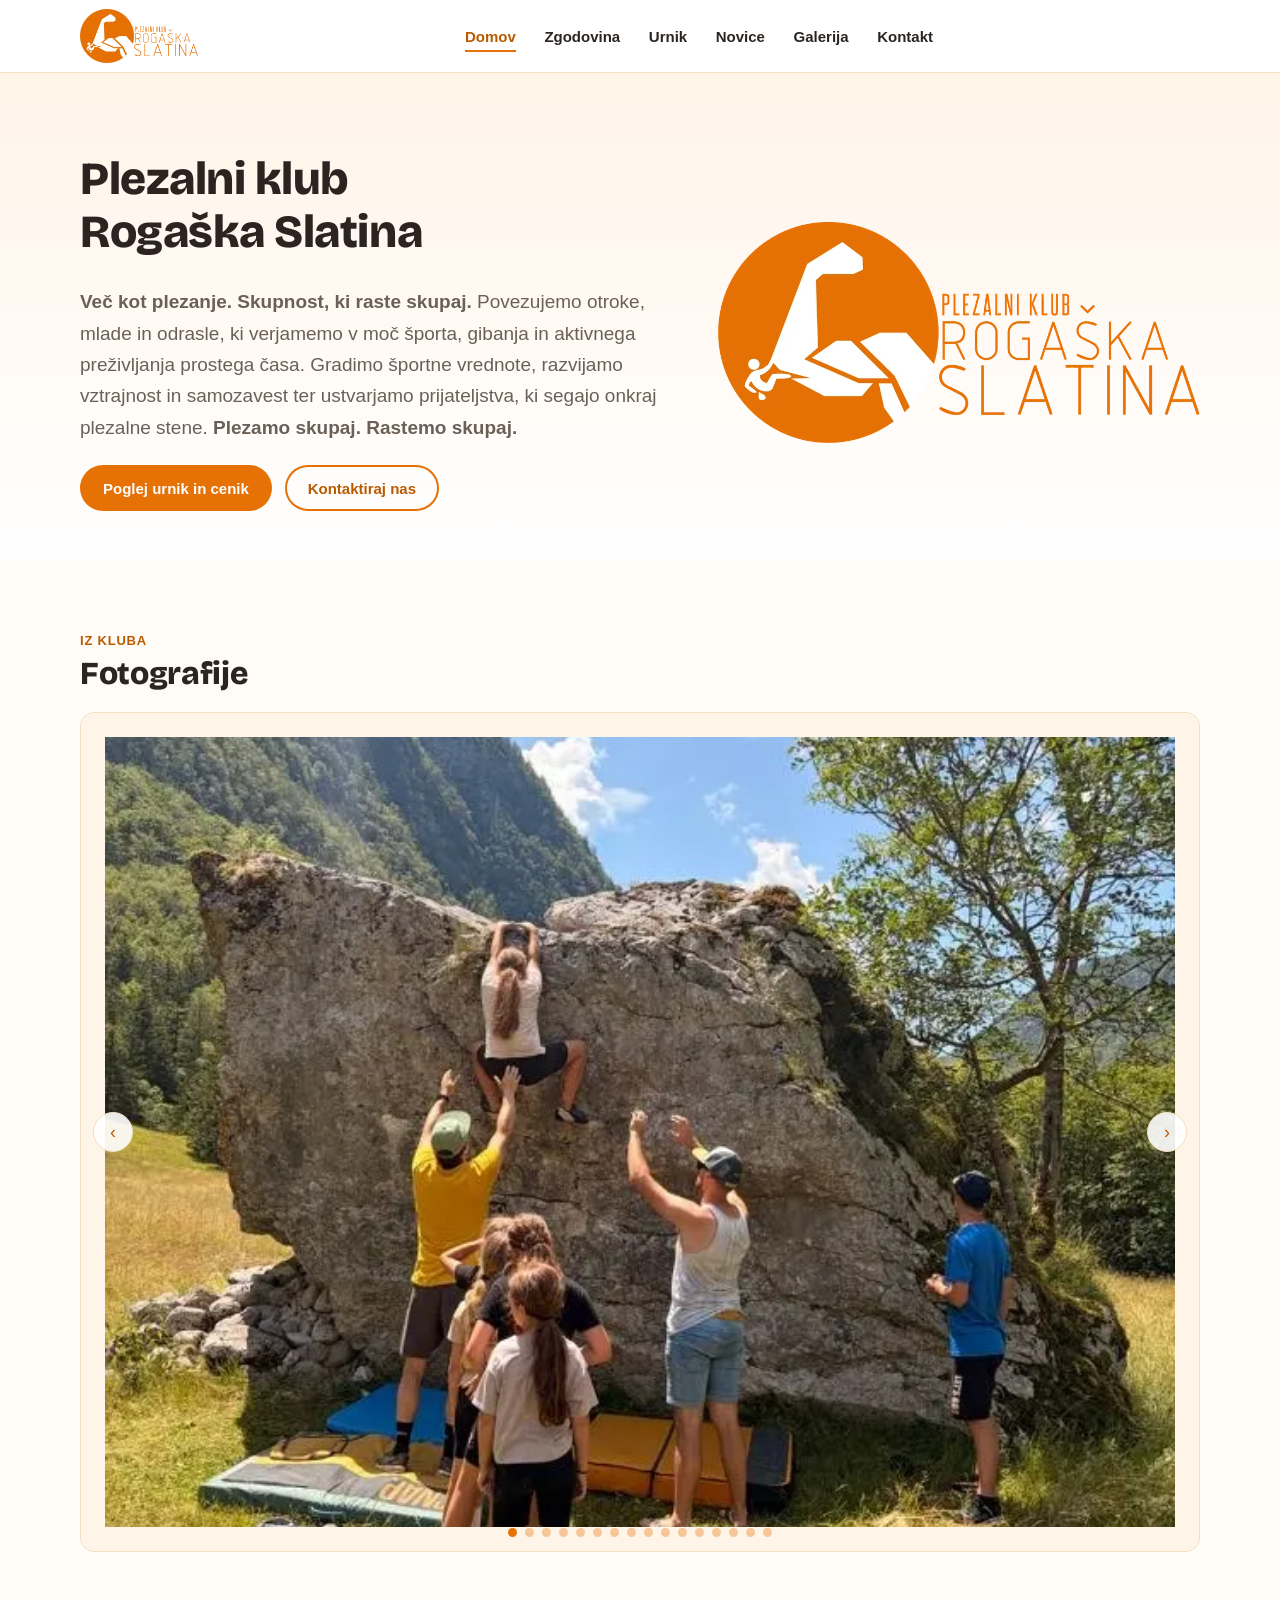
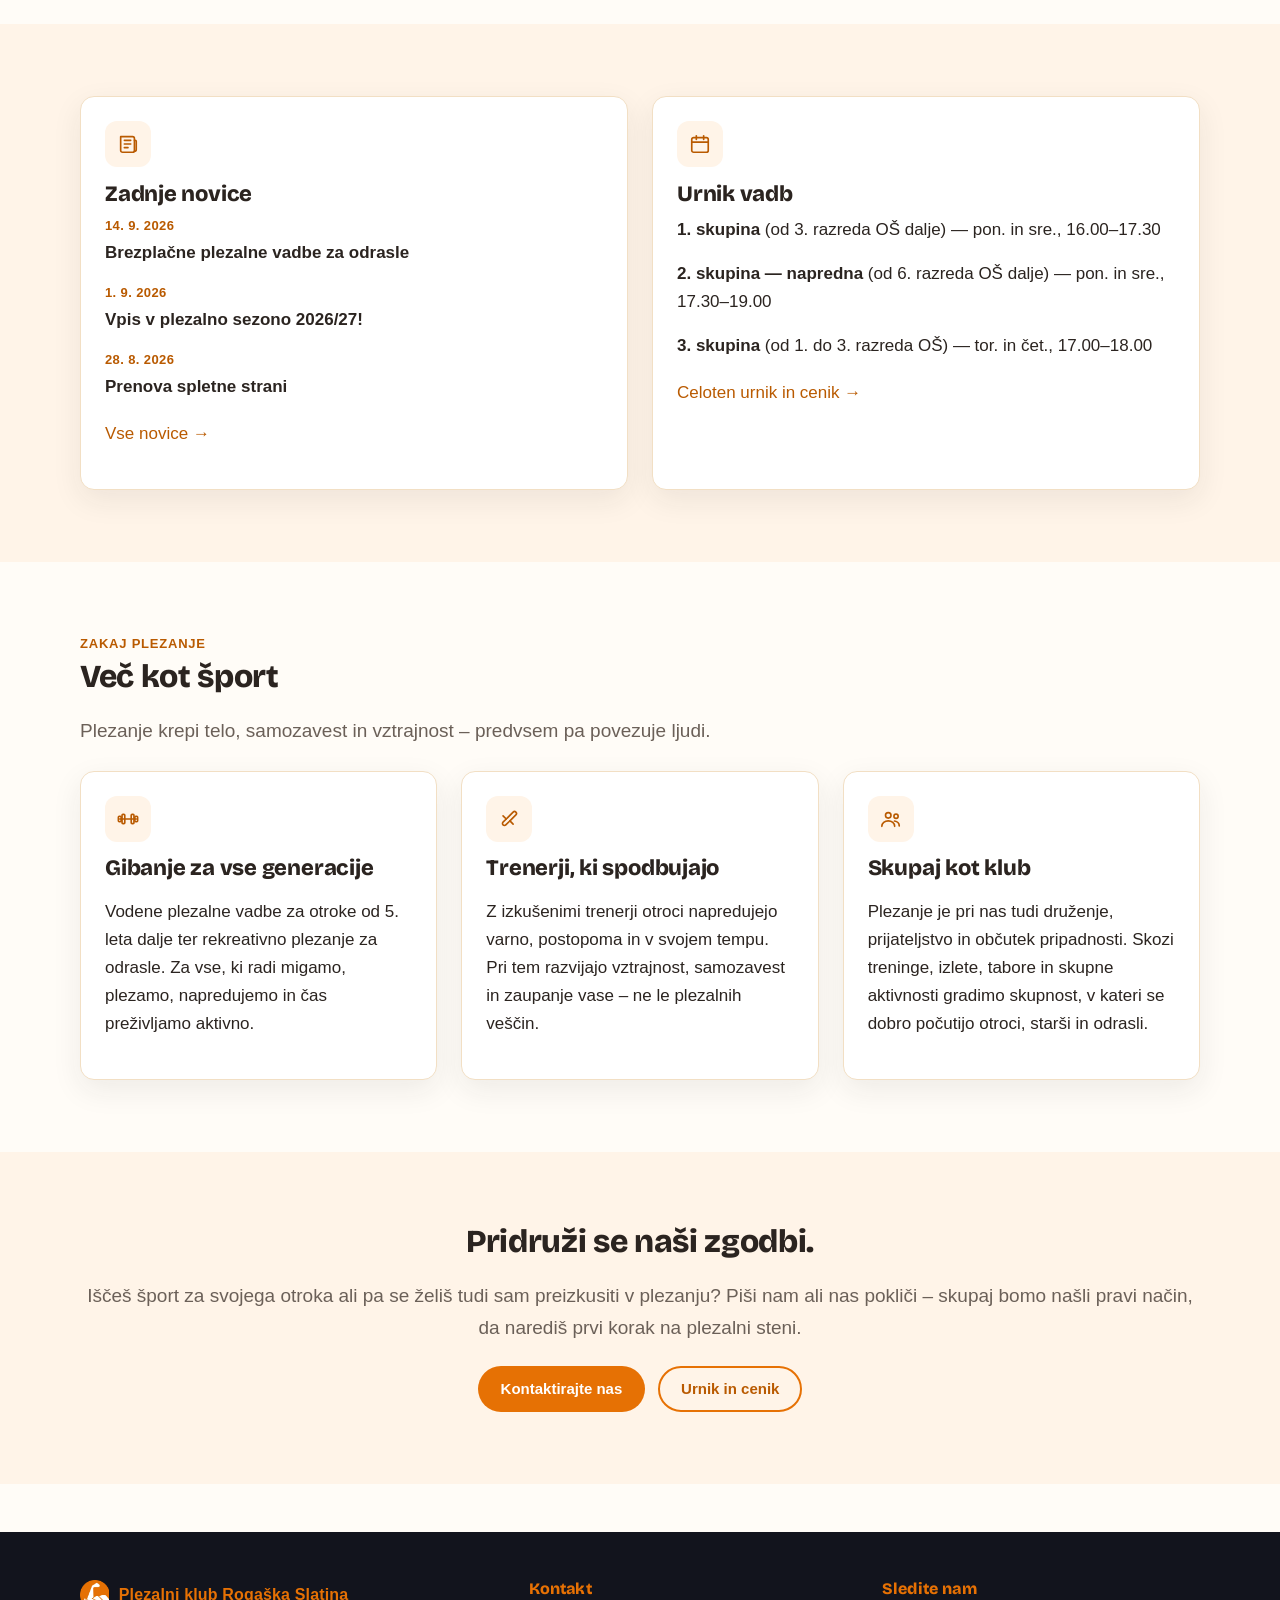
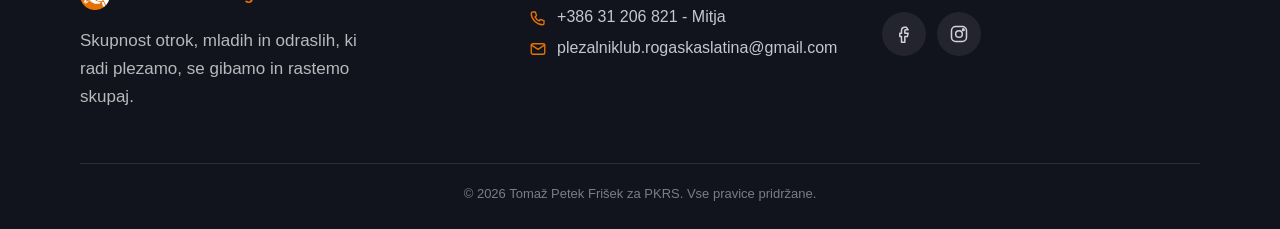
<file: index.html>
<!doctype html>
<html lang="sl">
<head>
<meta charset="UTF-8">
<meta name="viewport" content="width=device-width, initial-scale=1">
<title>Plezalni klub Rogaška Slatina | Plezanje za otroke in mladino</title>
<meta name="description" content="Plezalni klub Rogaška Slatina izvaja treninge športnega plezanja za otroke in mladino. Preverite urnik vadb, cenik treningov in se nam pridružite.">
<link rel="canonical" href="https://pkrs.si/">
<meta property="og:type" content="website">
<meta property="og:site_name" content="Plezalni klub Rogaška Slatina">
<meta property="og:locale" content="sl_SI">
<meta property="og:title" content="Plezalni klub Rogaška Slatina | Plezanje za otroke in mladino">
<meta property="og:description" content="Plezalni klub Rogaška Slatina izvaja treninge športnega plezanja za otroke in mladino. Preverite urnik vadb, cenik treningov in se nam pridružite.">
<meta property="og:url" content="https://pkrs.si/">
<meta property="og:image" content="https://pkrs.si/assets/img/og-image.jpg">
<meta property="og:image:width" content="1200">
<meta property="og:image:height" content="630">
<meta name="twitter:card" content="summary_large_image">
<meta name="twitter:title" content="Plezalni klub Rogaška Slatina | Plezanje za otroke in mladino">
<meta name="twitter:description" content="Plezalni klub Rogaška Slatina izvaja treninge športnega plezanja za otroke in mladino. Preverite urnik vadb, cenik treningov in se nam pridružite.">
<meta name="twitter:image" content="https://pkrs.si/assets/img/og-image.jpg">
<meta name="theme-color" content="#E67104">
<link rel="icon" type="image/png" href="assets/img/favicon-32.png">
<link rel="apple-touch-icon" href="assets/img/favicon-192.png">
<link rel="preconnect" href="https://fonts.googleapis.com">
<link rel="preconnect" href="https://fonts.gstatic.com" crossorigin>
<link rel="stylesheet" href="https://fonts.googleapis.com/css2?family=Bricolage+Grotesque:opsz,wght@12..96,700;12..96,800&display=swap">
<link rel="stylesheet" href="assets/css/style.css?v=20260921">
<script type="application/ld+json">
{
  "@context": "https://schema.org",
  "@type": ["SportsActivityLocation", "SportsOrganization"],
  "name": "Plezalni klub Rogaška Slatina",
  "alternateName": "PKRS",
  "description": "Plezalni klub Rogaška Slatina izvaja treninge športnega plezanja za otroke, mladino in odrasle v Rogaški Slatini.",
  "url": "https://pkrs.si/",
  "image": "https://pkrs.si/assets/img/og-image.jpg",
  "telephone": "+386 31 206 821",
  "email": "plezalniklub.rogaskaslatina@gmail.com",
  "sport": "Plezanje",
  "address": {
    "@type": "PostalAddress",
    "streetAddress": "Ulica Kozjanskega odreda 2",
    "postalCode": "3250",
    "addressLocality": "Rogaška Slatina",
    "addressCountry": "SI"
  },
  "areaServed": {
    "@type": "City",
    "name": "Rogaška Slatina"
  },
  "sameAs": [
    "https://www.facebook.com/plezalniklub.rogaska.3",
    "https://www.instagram.com/pkrs.rogaska/"
  ]
}
</script>
</head>
<body>

<a href="#main" class="skip-link">Preskoči na vsebino</a>

<header class="site-header">
  <div class="container nav-row">
    <a href="/" class="brand">
      <img src="assets/img/logo.webp" width="900" height="412" alt="Plezalni klub Rogaška Slatina">
    </a>
    <nav class="nav-links" aria-label="Glavna navigacija">
      <a href="/" aria-current="page">Domov</a>
      <a href="/zgodovina">Zgodovina</a>
      <a href="/urnik">Urnik</a>
      <a href="/novice">Novice</a>
      <a href="/galerija">Galerija</a>
      <a href="/kontakt">Kontakt</a>
    </nav>
    <div class="nav-actions">
      <button class="hamburger" data-menu-open aria-label="Odpri meni">
        <span></span><span></span><span></span>
      </button>
    </div>
  </div>
</header>

<div class="mobile-menu">
  <div class="mobile-menu-top">
    <a href="/" class="brand">
      <img src="assets/img/logo.webp" width="900" height="412" alt="Plezalni klub Rogaška Slatina">
    </a>
    <button class="hamburger" data-menu-close aria-label="Zapri meni">✕</button>
  </div>
  <a href="/" aria-current="page">Domov</a>
  <a href="/zgodovina">Zgodovina</a>
  <a href="/urnik">Urnik</a>
  <a href="/novice">Novice</a>
  <a href="/galerija">Galerija</a>
  <a href="/kontakt">Kontakt</a>
</div>

<main id="main">

  <!-- HERO -->
  <section class="hero">
    <div class="container hero-grid">
      <div>
        <h1>Plezalni klub Rogaška Slatina</h1>
        <p class="lead"><strong>Več kot plezanje. Skupnost, ki raste skupaj.</strong> Povezujemo otroke, mlade in odrasle, ki verjamemo v moč športa, gibanja in aktivnega preživljanja prostega časa. Gradimo športne vrednote, razvijamo vztrajnost in samozavest ter ustvarjamo prijateljstva, ki segajo onkraj plezalne stene. <strong>Plezamo skupaj. Rastemo skupaj.</strong></p>
        <div class="hero-actions">
          <a href="/urnik" class="btn btn-primary">Poglej urnik in cenik</a>
          <a href="/kontakt" class="btn btn-outline">Kontaktiraj nas</a>
        </div>
      </div>
      <div class="hero-art">
        <img src="assets/img/logo.webp" width="900" height="412" alt="Logotip: Plezalni klub Rogaška Slatina">
      </div>
    </div>
  </section>

  <!-- FOTO OKNO (karusel) -->
  <section class="section">
    <div class="container">
      <div class="eyebrow">Iz kluba</div>
      <h2>Fotografije</h2>
      <div class="carousel" data-carousel data-home-carousel>
        <div class="carousel-track">
          <div class="carousel-slide">
            <div class="placeholder-slide">
              <div class="ph-icon"><svg width="26" height="26" viewBox="0 0 24 24" fill="none" stroke="currentColor" stroke-width="1.8" stroke-linecap="round" stroke-linejoin="round"><path d="M4 8h3l1.5-2h7L17 8h3a1 1 0 0 1 1 1v10a1 1 0 0 1-1 1H4a1 1 0 0 1-1-1V9a1 1 0 0 1 1-1z"/><circle cx="12" cy="14" r="3.5"/></svg></div>
              <strong>Fotografija bo dodana kmalu</strong>
              <span class="small">Zamenjajte to polje s sliko: assets/img/galerija/slika-1.jpg</span>
            </div>
          </div>
          <div class="carousel-slide">
            <div class="placeholder-slide">
              <div class="ph-icon"><svg width="26" height="26" viewBox="0 0 24 24" fill="none" stroke="currentColor" stroke-width="1.8" stroke-linecap="round" stroke-linejoin="round"><path d="M4 8h3l1.5-2h7L17 8h3a1 1 0 0 1 1 1v10a1 1 0 0 1-1 1H4a1 1 0 0 1-1-1V9a1 1 0 0 1 1-1z"/><circle cx="12" cy="14" r="3.5"/></svg></div>
              <strong>Fotografija bo dodana kmalu</strong>
              <span class="small">Zamenjajte to polje s sliko: assets/img/galerija/slika-2.jpg</span>
            </div>
          </div>
          <div class="carousel-slide">
            <div class="placeholder-slide">
              <div class="ph-icon"><svg width="26" height="26" viewBox="0 0 24 24" fill="none" stroke="currentColor" stroke-width="1.8" stroke-linecap="round" stroke-linejoin="round"><path d="M4 8h3l1.5-2h7L17 8h3a1 1 0 0 1 1 1v10a1 1 0 0 1-1 1H4a1 1 0 0 1-1-1V9a1 1 0 0 1 1-1z"/><circle cx="12" cy="14" r="3.5"/></svg></div>
              <strong>Fotografija bo dodana kmalu</strong>
              <span class="small">Zamenjajte to polje s sliko: assets/img/galerija/slika-3.jpg</span>
            </div>
          </div>
        </div>
        <button class="carousel-arrow prev" aria-label="Prejšnja slika">‹</button>
        <button class="carousel-arrow next" aria-label="Naslednja slika">›</button>
        <div class="carousel-dots"></div>
      </div>
    </div>
  </section>

  <!-- NOVICE + URNIK PREVIEW -->
  <section class="section section-alt">
    <div class="container grid grid-2">

      <div class="card">
        <div class="icon"><svg width="22" height="22" viewBox="0 0 24 24" fill="none" stroke="currentColor" stroke-width="1.8" stroke-linecap="round" stroke-linejoin="round"><path d="M4 4h13a2 2 0 0 1 2 2v13a2 2 0 0 1-2 2H6a2 2 0 0 1-2-2V4z"/><path d="M8 8h7M8 12h7M8 16h4"/><path d="M19 8h1a1 1 0 0 1 1 1v9a2 2 0 0 1-2 2"/></svg></div>
        <h3>Zadnje novice</h3>
        <div class="stack">
          <div>
            <span class="news-date">14. 9. 2026</span>
            <p style="margin:0.3em 0 0"><strong>Brezplačne plezalne vadbe za odrasle</strong></p>
          </div>
          <div>
            <span class="news-date">1. 9. 2026</span>
            <p style="margin:0.3em 0 0"><strong>Vpis v plezalno sezono 2026/27!</strong></p>
          </div>
          <div>
            <span class="news-date">28. 8. 2026</span>
            <p style="margin:0.3em 0 0"><strong>Prenova spletne strani</strong></p>
          </div>
        </div>
        <p style="margin-top:1.2rem"><a href="/novice">Vse novice →</a></p>
      </div>

      <div class="card">
        <div class="icon"><svg width="22" height="22" viewBox="0 0 24 24" fill="none" stroke="currentColor" stroke-width="1.8" stroke-linecap="round" stroke-linejoin="round"><rect x="3" y="5" width="18" height="16" rx="2"/><line x1="3" y1="10" x2="21" y2="10"/><line x1="8" y1="3" x2="8" y2="7"/><line x1="16" y1="3" x2="16" y2="7"/></svg></div>
        <h3>Urnik vadb</h3>
        <div class="stack">
          <p style="margin:0"><strong>1. skupina</strong> (od 3. razreda OŠ dalje) — pon. in sre., 16.00–17.30</p>
          <p style="margin:0"><strong>2. skupina — napredna</strong> (od 6. razreda OŠ dalje) — pon. in sre., 17.30–19.00</p>
          <p style="margin:0"><strong>3. skupina</strong> (od 1. do 3. razreda OŠ) — tor. in čet., 17.00–18.00</p>
        </div>
        <p style="margin-top:1.2rem"><a href="/urnik">Celoten urnik in cenik →</a></p>
      </div>

    </div>
  </section>

  <!-- ZAKAJ K NAM -->
  <section class="section">
    <div class="container">
      <div class="eyebrow">Zakaj plezanje</div>
      <h2>Več kot šport</h2>
      <p class="lead" style="margin-top:0.6rem">Plezanje krepi telo, samozavest in vztrajnost – predvsem pa povezuje ljudi.</p>
      <div class="grid grid-3" style="margin-top:1.5rem">
        <div class="card">
          <div class="icon"><svg width="22" height="22" viewBox="0 0 24 24" fill="none" stroke="currentColor" stroke-width="1.8" stroke-linecap="round" stroke-linejoin="round"><line x1="3" y1="12" x2="21" y2="12"/><rect x="1.5" y="9" width="3" height="6" rx="1"/><rect x="19.5" y="9" width="3" height="6" rx="1"/><rect x="5.5" y="7" width="3" height="10" rx="1"/><rect x="15.5" y="7" width="3" height="10" rx="1"/></svg></div>
          <h3>Gibanje za vse generacije</h3>
          <p>Vodene plezalne vadbe za otroke od 5. leta dalje ter rekreativno plezanje za odrasle. Za vse, ki radi migamo, plezamo, napredujemo in čas preživljamo aktivno.</p>
        </div>
        <div class="card">
          <div class="icon"><svg width="22" height="22" viewBox="0 0 24 24" fill="none" stroke="currentColor" stroke-width="1.8" stroke-linecap="round" stroke-linejoin="round"><path d="M12 15l-3.5 3.5a2.1 2.1 0 0 1-3-3L9 12"/><path d="M13 14l6.5-6.5a2.1 2.1 0 0 0-3-3L10 11"/><path d="M9 12L5.5 8.5"/><path d="M13 14l3.5 3.5"/></svg></div>
          <h3>Trenerji, ki spodbujajo</h3>
          <p>Z izkušenimi trenerji otroci napredujejo varno, postopoma in v svojem tempu. Pri tem razvijajo vztrajnost, samozavest in zaupanje vase – ne le plezalnih veščin.</p>
        </div>
        <div class="card">
          <div class="icon"><svg width="22" height="22" viewBox="0 0 24 24" fill="none" stroke="currentColor" stroke-width="1.8" stroke-linecap="round" stroke-linejoin="round"><circle cx="9" cy="8" r="3"/><path d="M2 20c0-3.3 3.1-6 7-6s7 2.7 7 6"/><circle cx="17.5" cy="9" r="2.3"/><path d="M15.8 14.2c2.9.5 5.2 2.6 5.2 5.3"/></svg></div>
          <h3>Skupaj kot klub</h3>
          <p>Plezanje je pri nas tudi druženje, prijateljstvo in občutek pripadnosti. Skozi treninge, izlete, tabore in skupne aktivnosti gradimo skupnost, v kateri se dobro počutijo otroci, starši in odrasli.</p>
        </div>
      </div>
    </div>
  </section>

  <!-- CTA -->
  <section class="section section-alt text-center">
    <div class="container">
      <h2>Pridruži se naši zgodbi.</h2>
      <p class="lead">Iščeš šport za svojega otroka ali pa se želiš tudi sam preizkusiti v plezanju? Piši nam ali nas pokliči – skupaj bomo našli pravi način, da narediš prvi korak na plezalni steni.</p>
      <div class="hero-actions" style="justify-content:center">
        <a href="/kontakt" class="btn btn-primary">Kontaktirajte nas</a>
        <a href="/urnik" class="btn btn-outline">Urnik in cenik</a>
      </div>
    </div>
  </section>

</main>

<footer class="site-footer">
  <div class="container footer-grid">
    <div>
      <div class="footer-brand">
        <img src="assets/img/logo-icon.webp" width="200" height="206" alt="Logotip kluba">
        <strong>Plezalni klub Rogaška Slatina</strong>
      </div>
      <p style="color:rgba(255,255,255,0.7); max-width:32ch">Skupnost otrok, mladih in odraslih, ki radi plezamo, se gibamo in rastemo skupaj.</p>
    </div>
    <div>
      <h4>Kontakt</h4>
      <div class="footer-contact-row"><svg width="18" height="18" viewBox="0 0 24 24" fill="none" stroke="currentColor" stroke-width="1.8" stroke-linecap="round" stroke-linejoin="round"><path d="M5 4h3.5l1.5 5-2 1.5a12 12 0 0 0 5.5 5.5L15 14l5 1.5V19a2 2 0 0 1-2 2C10.5 21 3 13.5 3 6a2 2 0 0 1 2-2z"/></svg><a href="tel:+38631206821">+386 31 206 821 - Mitja</a></div>
      <div class="footer-contact-row"><svg width="18" height="18" viewBox="0 0 24 24" fill="none" stroke="currentColor" stroke-width="1.8" stroke-linecap="round" stroke-linejoin="round"><rect x="3" y="5" width="18" height="14" rx="2"/><path d="M3 6.5l9 6 9-6"/></svg><a href="mailto:plezalniklub.rogaskaslatina@gmail.com">plezalniklub.rogaskaslatina@gmail.com</a></div>
    </div>
    <div>
      <h4>Sledite nam</h4>
      <div class="social-row-lg">
        <a href="https://www.facebook.com/plezalniklub.rogaska.3" target="_blank" rel="noopener" aria-label="Facebook"><svg width="20" height="20" viewBox="0 0 24 24" fill="none" stroke="currentColor" stroke-width="1.8" stroke-linecap="round" stroke-linejoin="round"><path d="M15 4h-2a4 4 0 0 0-4 4v3H7v4h2v7h4v-7h3l1-4h-4V8a1 1 0 0 1 1-1h3z"/></svg></a>
        <a href="https://www.instagram.com/pkrs.rogaska/?hl=en" target="_blank" rel="noopener" aria-label="Instagram"><svg width="20" height="20" viewBox="0 0 24 24" fill="none" stroke="currentColor" stroke-width="1.8" stroke-linecap="round" stroke-linejoin="round"><rect x="3" y="3" width="18" height="18" rx="5"/><circle cx="12" cy="12" r="4"/><circle cx="17.2" cy="6.8" r="1"/></svg></a>
      </div>
    </div>
  </div>
  <div class="container footer-bottom">
    © <span id="year"></span> Tomaž Petek Frišek za PKRS. Vse pravice pridržane.
  </div>
</footer>

<script src="assets/js/main.js?v=20260921"></script>
<script src="assets/js/gallery.js?v=20260921"></script>
<script>document.getElementById('year').textContent = new Date().getFullYear();</script>
</body>
</html>
</file>
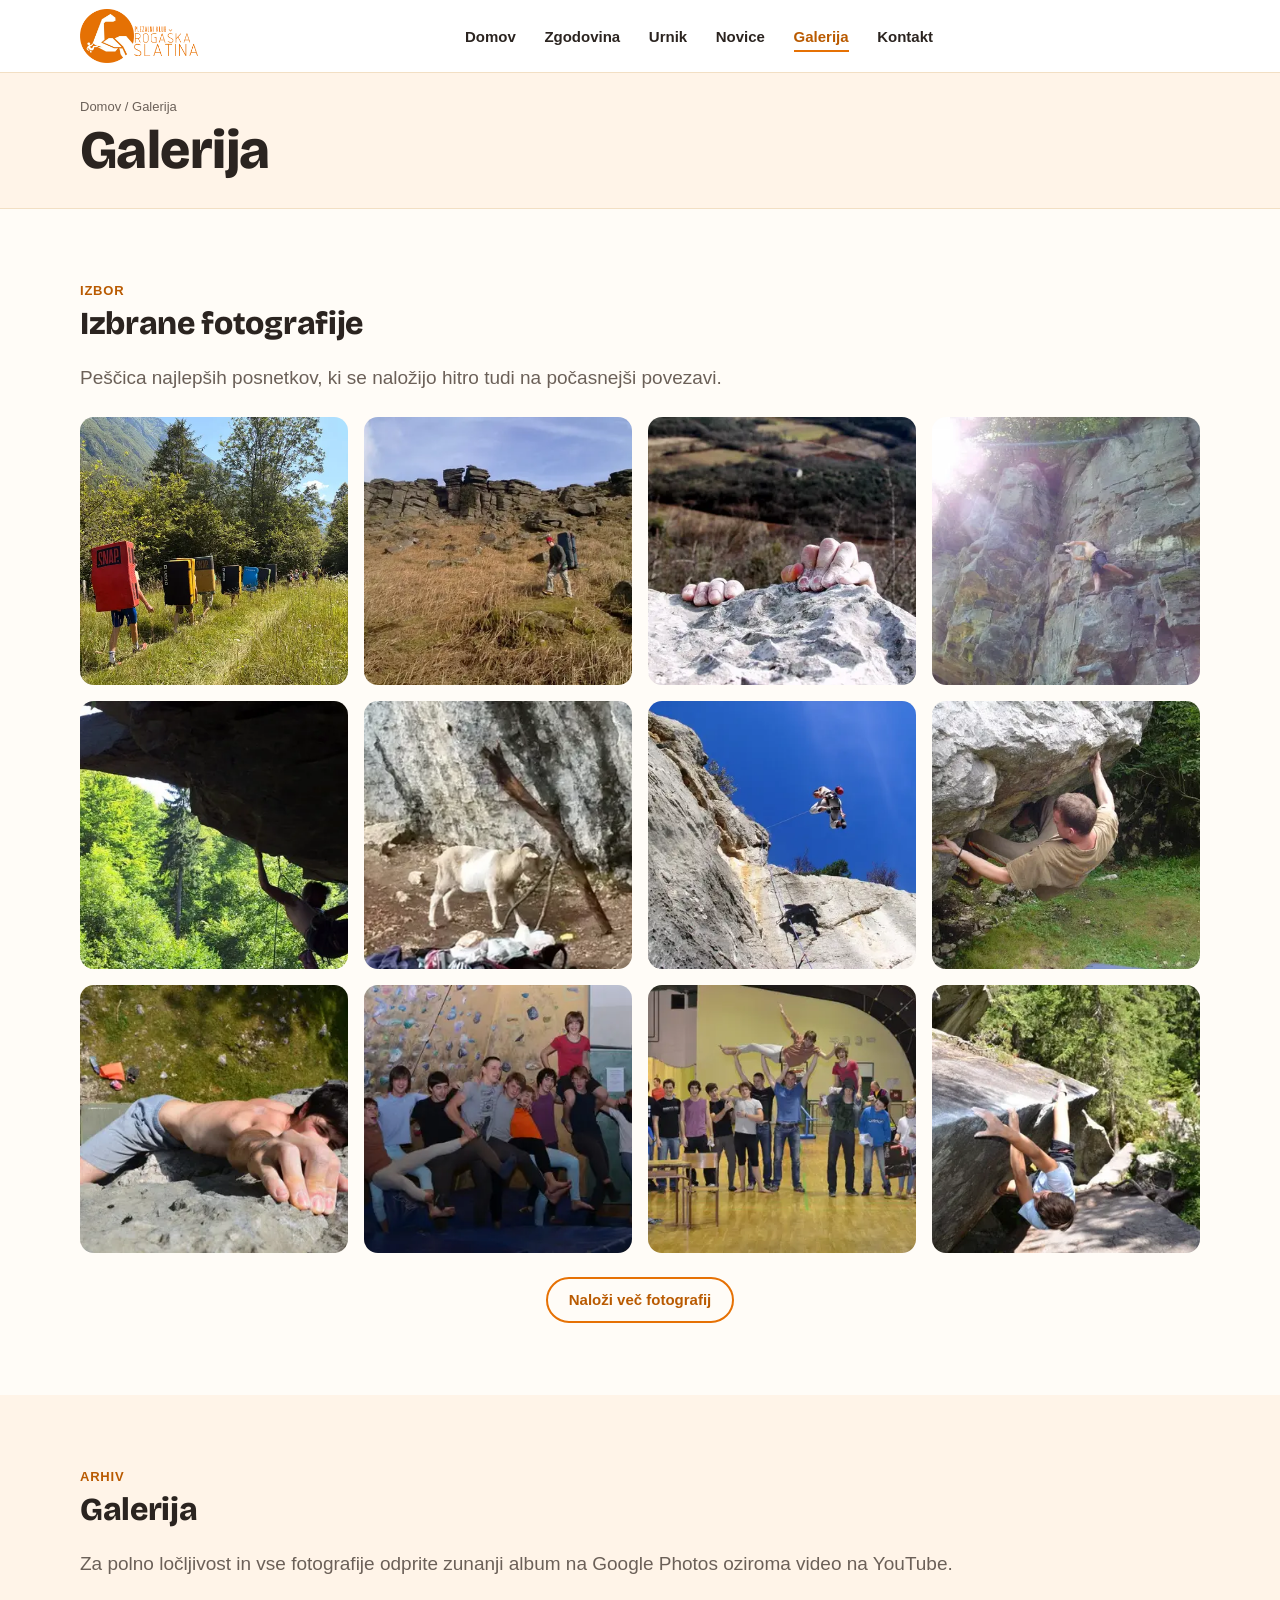
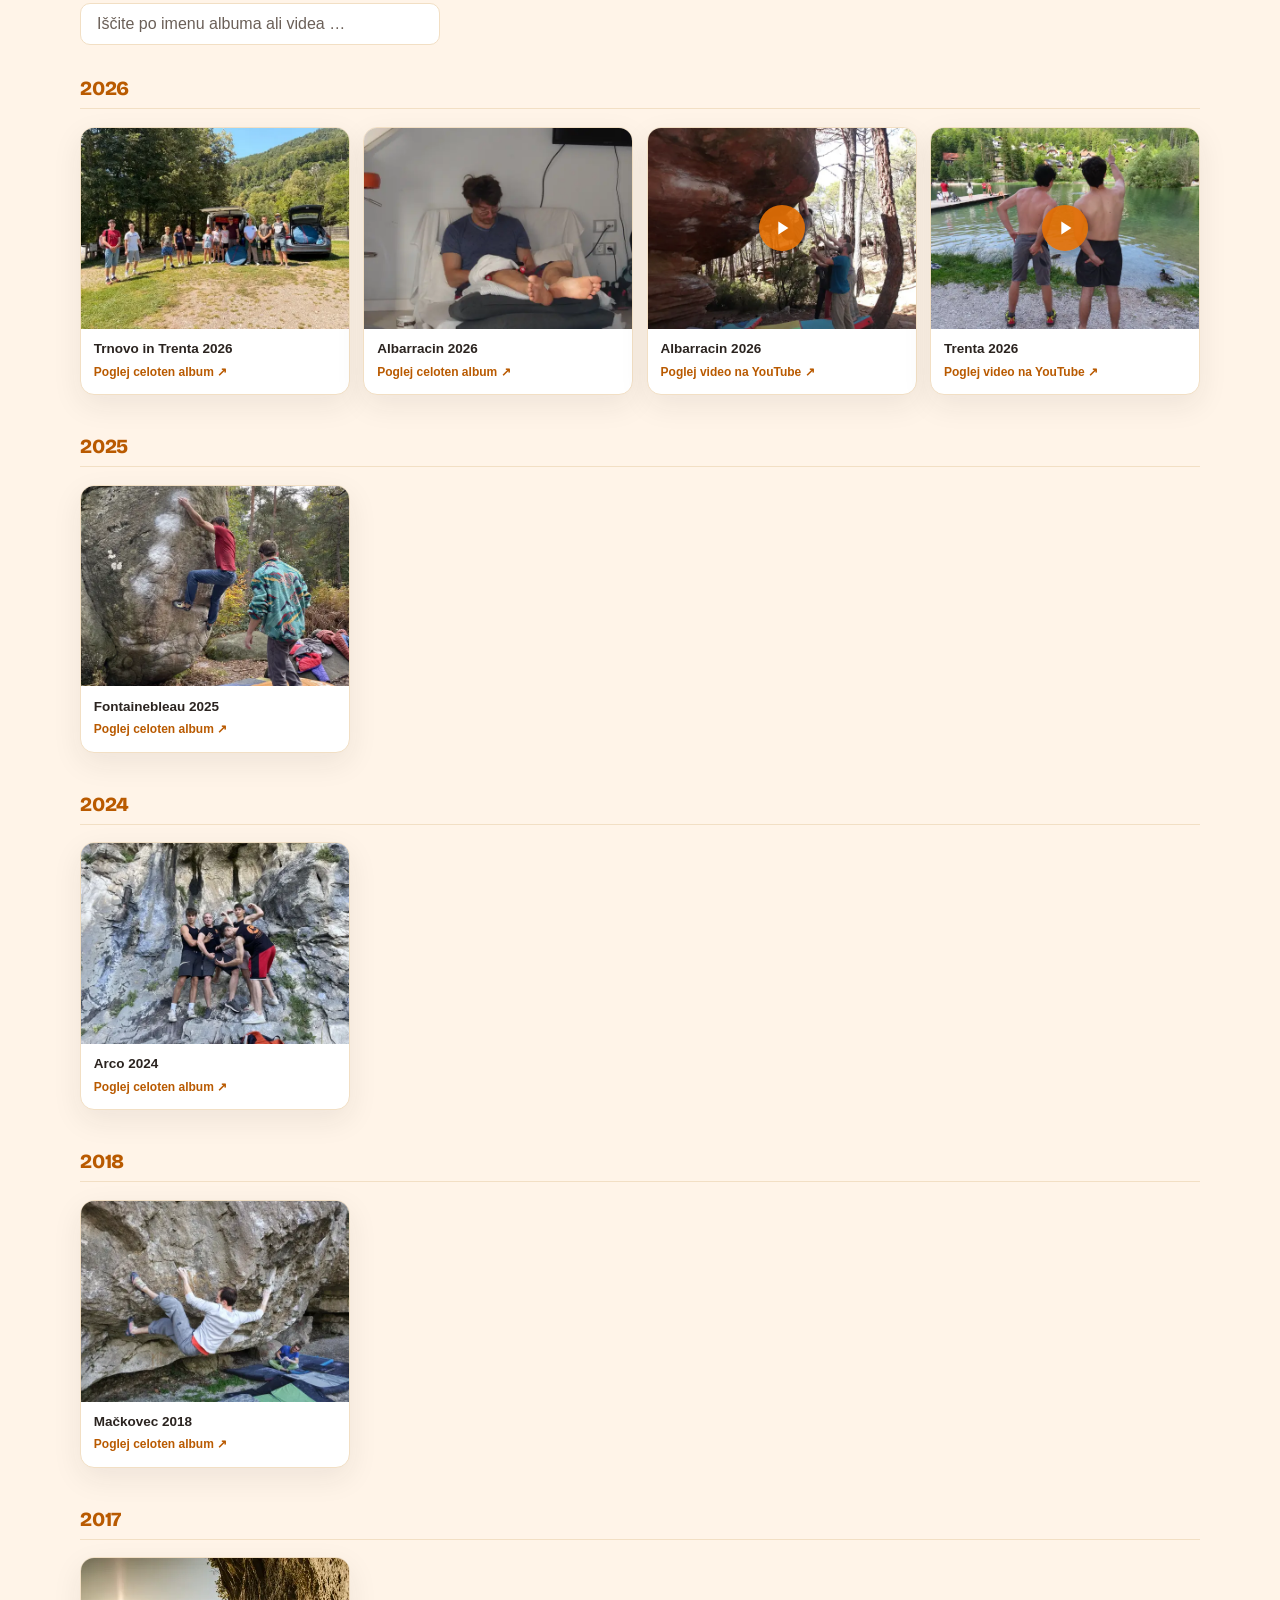
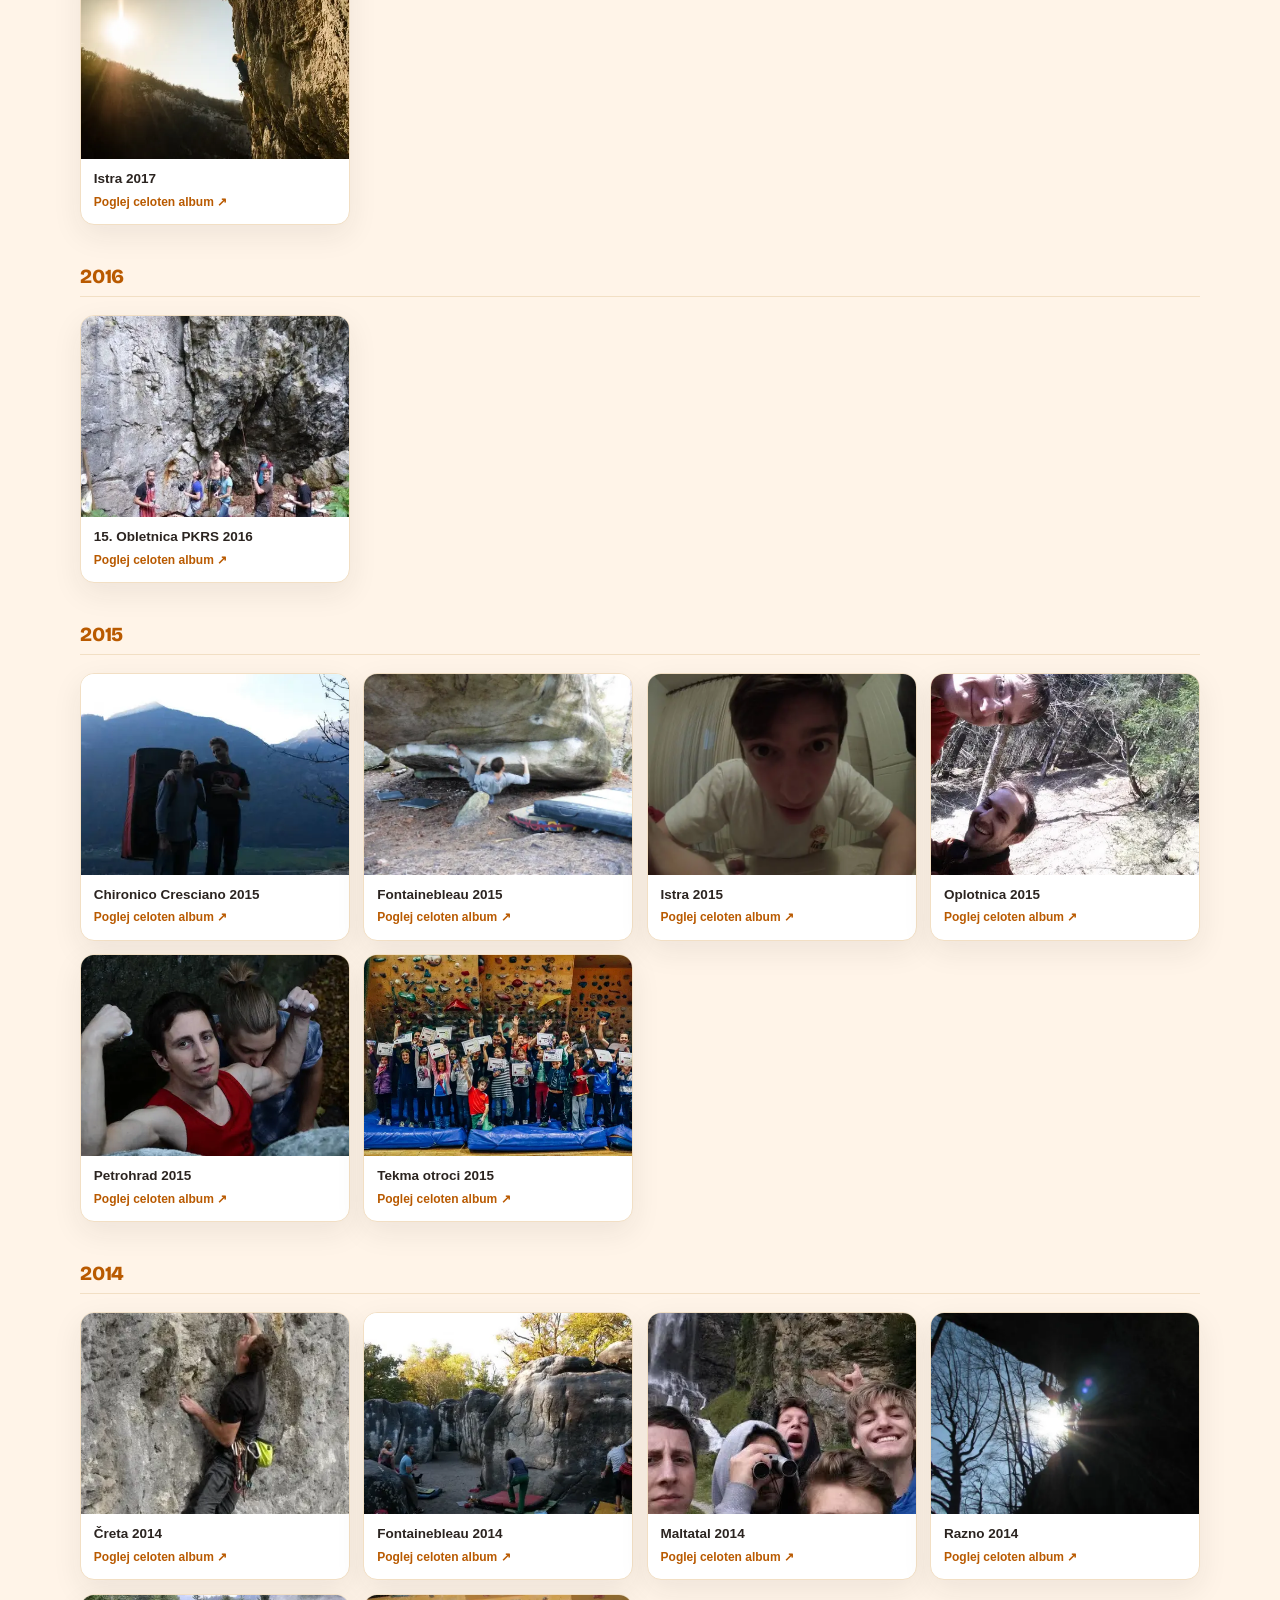
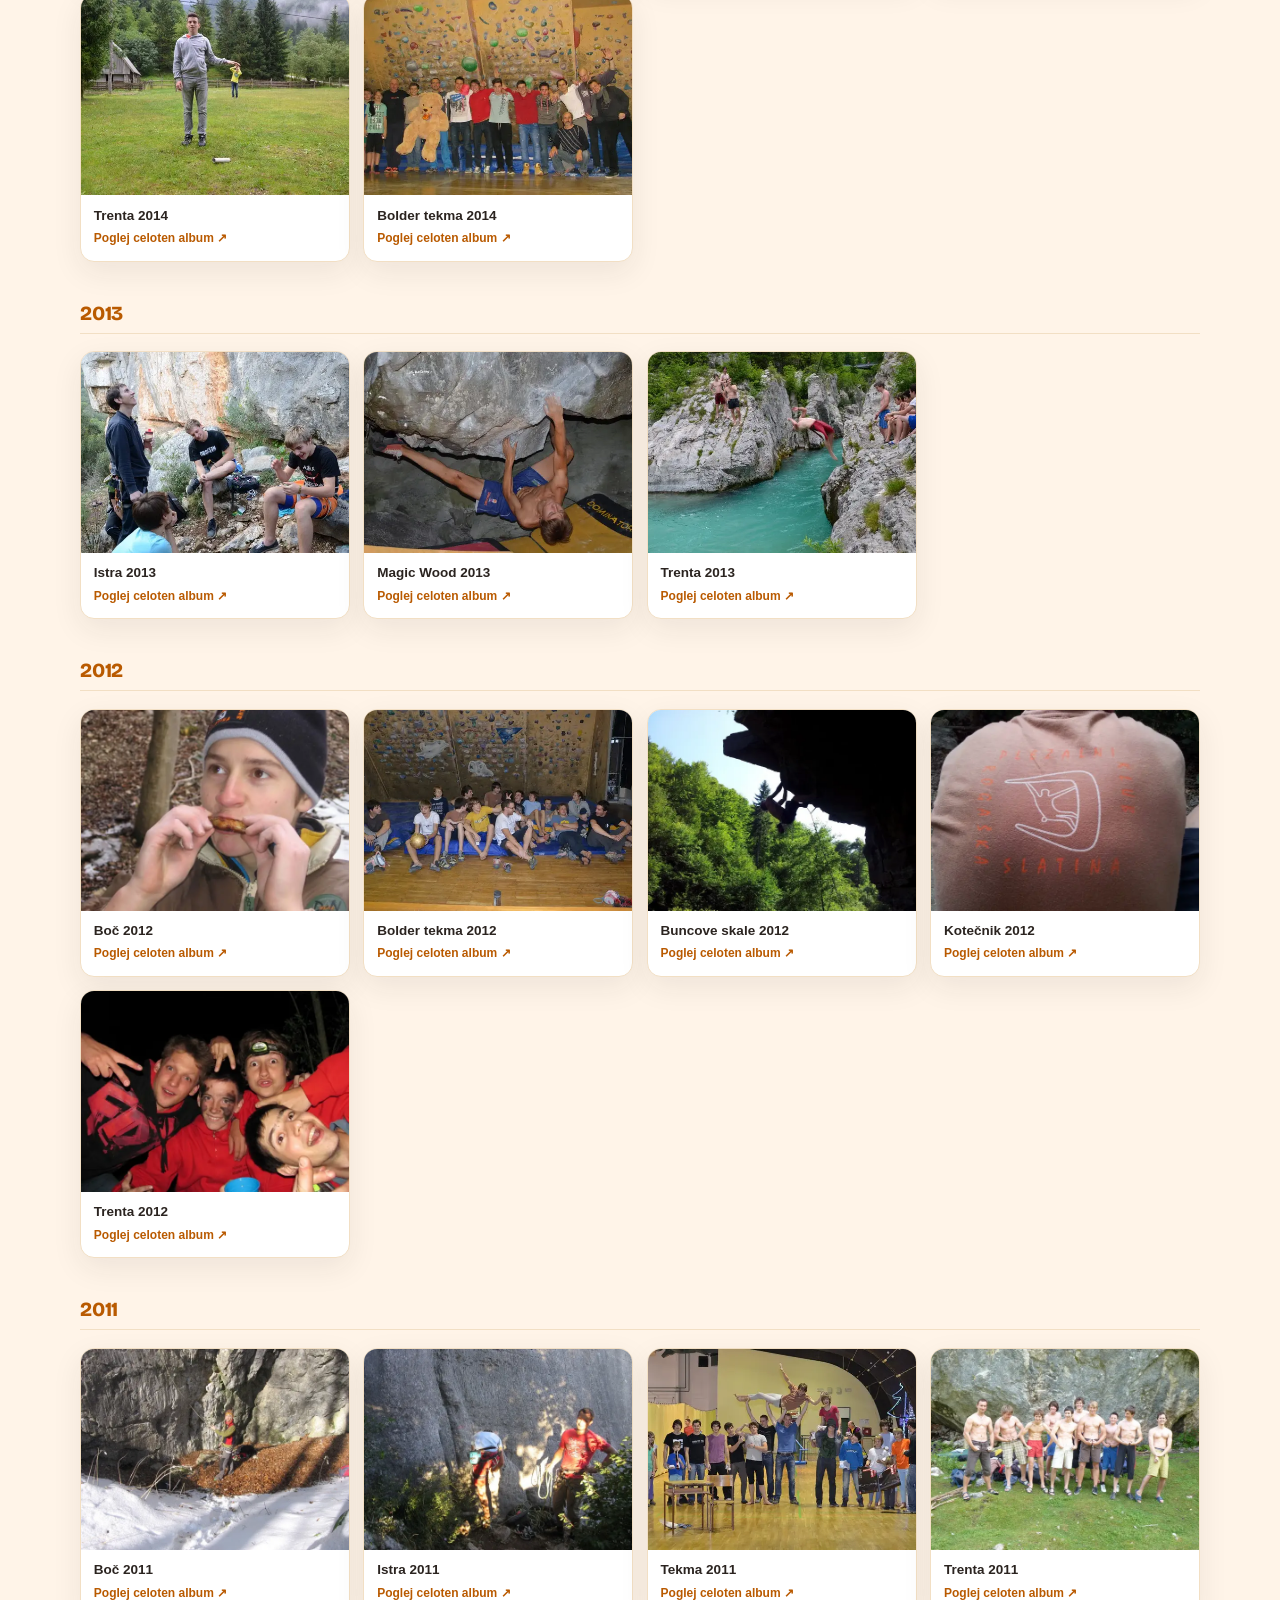
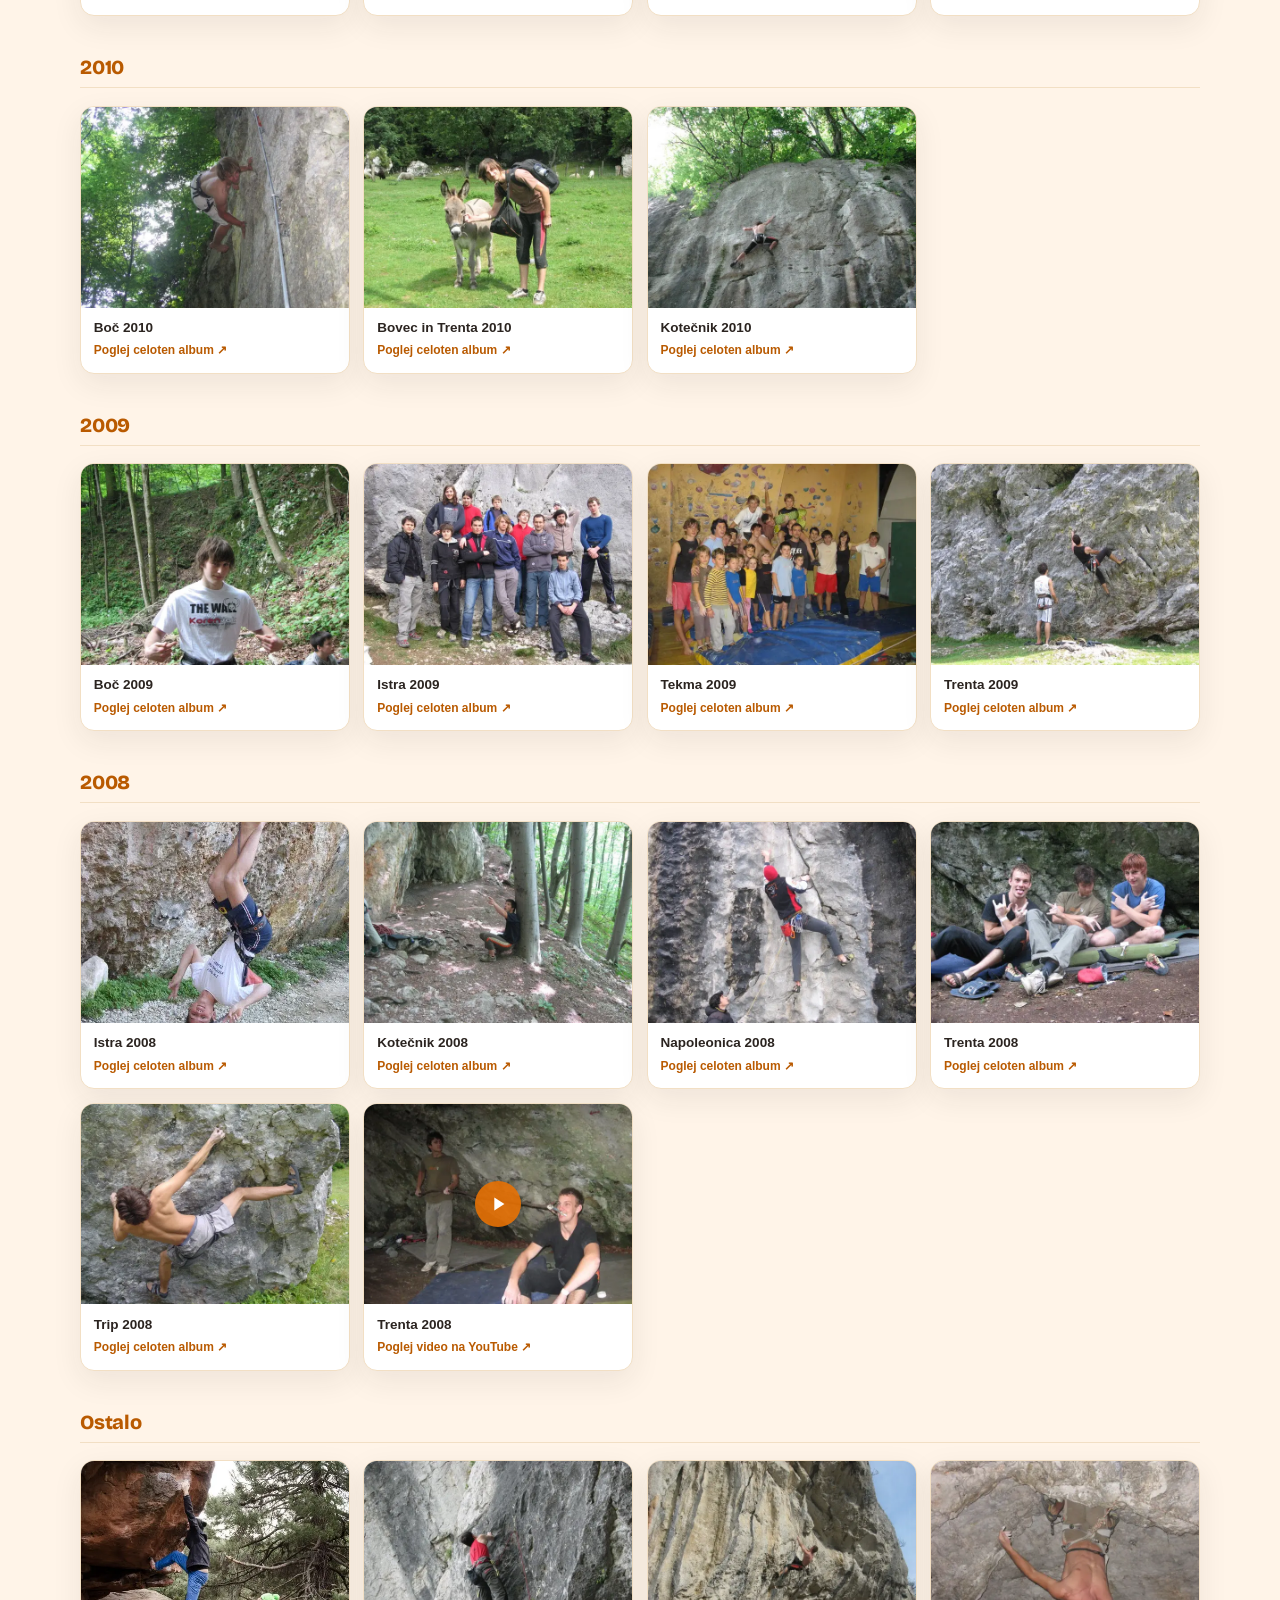
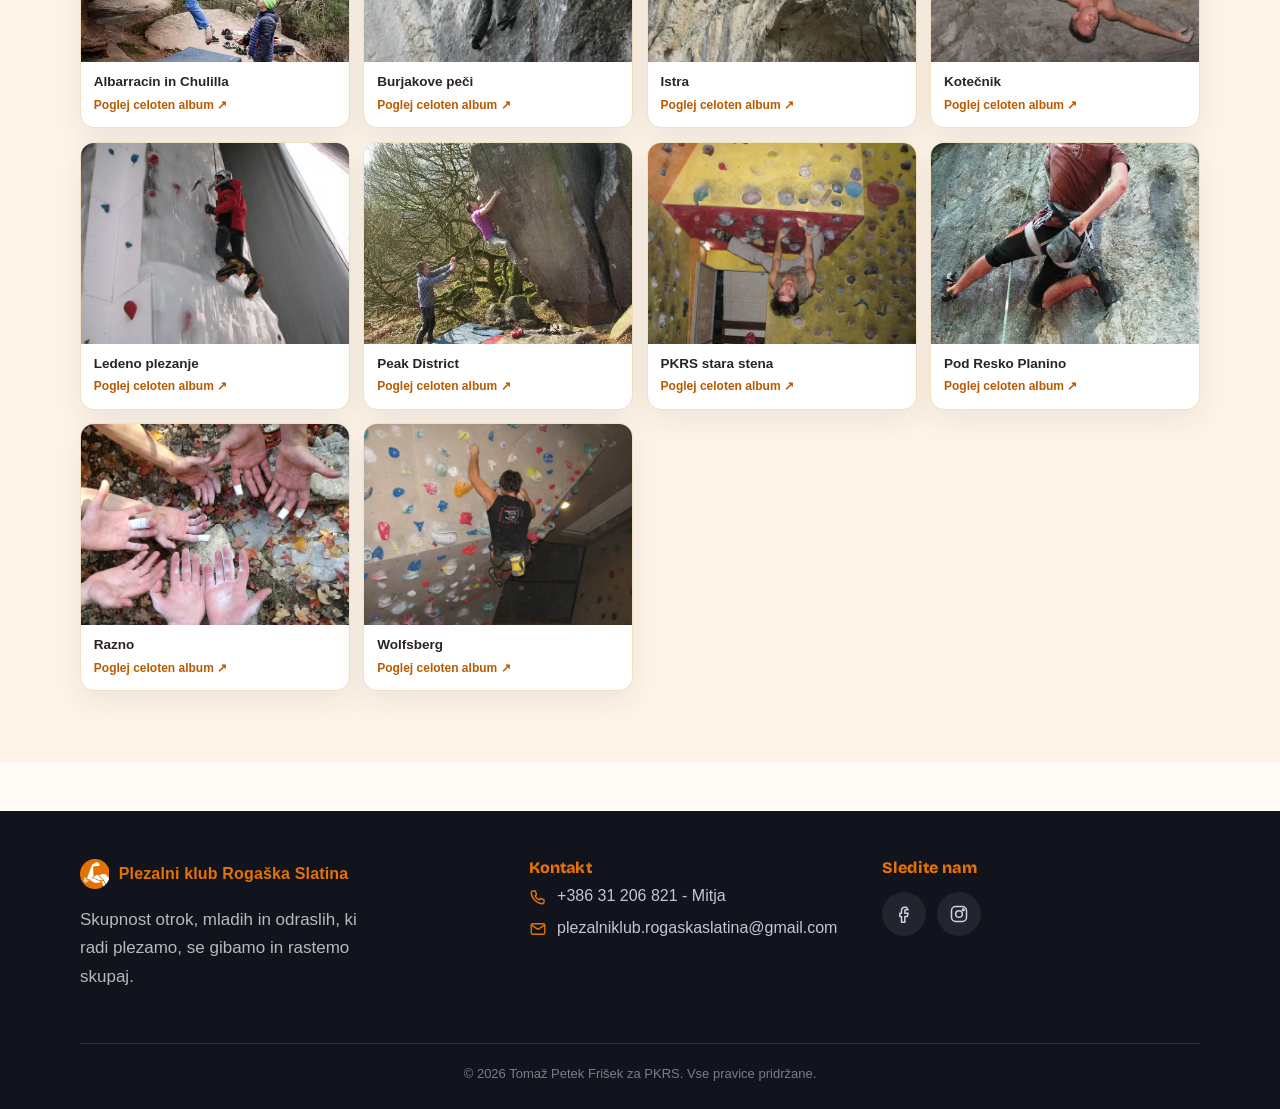
<file: galerija.html>
<!doctype html>
<html lang="sl">
<head>
<meta charset="UTF-8">
<meta name="viewport" content="width=device-width, initial-scale=1">
<title>Fotogalerija plezanja — Plezalni klub Rogaška Slatina</title>
<meta name="description" content="Fotografije treningov, tekmovanj in druženj Plezalnega kluba Rogaška Slatina.">
<link rel="canonical" href="https://pkrs.si/galerija">
<meta property="og:type" content="website">
<meta property="og:site_name" content="Plezalni klub Rogaška Slatina">
<meta property="og:locale" content="sl_SI">
<meta property="og:title" content="Fotogalerija plezanja — Plezalni klub Rogaška Slatina">
<meta property="og:description" content="Fotografije treningov, tekmovanj in druženj Plezalnega kluba Rogaška Slatina.">
<meta property="og:url" content="https://pkrs.si/galerija">
<meta property="og:image" content="https://pkrs.si/assets/img/og-image.jpg">
<meta property="og:image:width" content="1200">
<meta property="og:image:height" content="630">
<meta name="twitter:card" content="summary_large_image">
<meta name="twitter:title" content="Fotogalerija plezanja — Plezalni klub Rogaška Slatina">
<meta name="twitter:description" content="Fotografije treningov, tekmovanj in druženj Plezalnega kluba Rogaška Slatina.">
<meta name="twitter:image" content="https://pkrs.si/assets/img/og-image.jpg">
<meta name="theme-color" content="#E67104">
<link rel="icon" type="image/png" href="assets/img/favicon-32.png">
<link rel="apple-touch-icon" href="assets/img/favicon-192.png">
<link rel="preconnect" href="https://fonts.googleapis.com">
<link rel="preconnect" href="https://fonts.gstatic.com" crossorigin>
<link rel="stylesheet" href="https://fonts.googleapis.com/css2?family=Bricolage+Grotesque:opsz,wght@12..96,700;12..96,800&display=swap">
<link rel="stylesheet" href="assets/css/style.css?v=20260921">
</head>
<body>

<a href="#main" class="skip-link">Preskoči na vsebino</a>

<header class="site-header">
  <div class="container nav-row">
    <a href="/" class="brand">
      <img src="assets/img/logo.webp" width="900" height="412" alt="Plezalni klub Rogaška Slatina">
    </a>
    <nav class="nav-links" aria-label="Glavna navigacija">
      <a href="/">Domov</a>
      <a href="/zgodovina">Zgodovina</a>
      <a href="/urnik">Urnik</a>
      <a href="/novice">Novice</a>
      <a href="/galerija" aria-current="page">Galerija</a>
      <a href="/kontakt">Kontakt</a>
    </nav>
    <div class="nav-actions">
      <button class="hamburger" data-menu-open aria-label="Odpri meni">
        <span></span><span></span><span></span>
      </button>
    </div>
  </div>
</header>

<div class="mobile-menu">
  <div class="mobile-menu-top">
    <a href="/" class="brand">
      <img src="assets/img/logo.webp" width="900" height="412" alt="Plezalni klub Rogaška Slatina">
    </a>
    <button class="hamburger" data-menu-close aria-label="Zapri meni">✕</button>
  </div>
  <a href="/">Domov</a>
  <a href="/zgodovina">Zgodovina</a>
  <a href="/urnik">Urnik</a>
  <a href="/novice">Novice</a>
  <a href="/galerija" aria-current="page">Galerija</a>
  <a href="/kontakt">Kontakt</a>
</div>

<main id="main">

  <div class="page-header">
    <div class="container">
      <div class="breadcrumb"><a href="/">Domov</a> / Galerija</div>
      <h1>Galerija</h1>
    </div>
  </div>

  <section class="section">
    <div class="container">
      <div class="eyebrow">Izbor</div>
      <h2>Izbrane fotografije</h2>
      <p class="lead">Peščica najlepših posnetkov, ki se naložijo hitro tudi na počasnejši povezavi.</p>

      <div class="todo-block" data-featured-empty hidden style="margin:1.5rem 0">
        <strong>Izbrane fotografije še niso dodane</strong>
        Ko nam pošljete nekaj najboljših fotografij, jih optimiziramo (glejte <code>tools/optimiziraj-slike.py</code>
        v paketu) in se prikažejo tukaj. Navodila so v <code>NAVODILA.txt</code>.
      </div>

      <div class="featured-grid" data-featured-grid></div>
      <div class="text-center" style="margin-top:1.5rem">
        <button type="button" class="btn btn-outline" data-load-more hidden>Naloži več fotografij</button>
      </div>
    </div>
  </section>

  <section class="section section-alt">
    <div class="container">
      <div class="eyebrow">Arhiv</div>
      <h2>Galerija</h2>
      <p class="lead">Za polno ločljivost in vse fotografije odprite zunanji album na Google Photos oziroma video na YouTube.</p>

      <div class="albums-toolbar">
        <input type="search" class="albums-search" data-albums-search placeholder="Iščite po imenu albuma ali videa …" aria-label="Iskanje albumov in videov">
      </div>
      <div data-albums-container>
        <p class="small">Nalagam albume …</p>
      </div>
    </div>
  </section>

</main>

<footer class="site-footer">
  <div class="container footer-grid">
    <div>
      <div class="footer-brand">
        <img src="assets/img/logo-icon.webp" width="200" height="206" alt="Logotip kluba">
        <strong>Plezalni klub Rogaška Slatina</strong>
      </div>
      <p style="color:rgba(255,255,255,0.7); max-width:32ch">Skupnost otrok, mladih in odraslih, ki radi plezamo, se gibamo in rastemo skupaj.</p>
    </div>
    <div>
      <h4>Kontakt</h4>
      <div class="footer-contact-row"><svg width="18" height="18" viewBox="0 0 24 24" fill="none" stroke="currentColor" stroke-width="1.8" stroke-linecap="round" stroke-linejoin="round"><path d="M5 4h3.5l1.5 5-2 1.5a12 12 0 0 0 5.5 5.5L15 14l5 1.5V19a2 2 0 0 1-2 2C10.5 21 3 13.5 3 6a2 2 0 0 1 2-2z"/></svg><a href="tel:+38631206821">+386 31 206 821 - Mitja</a></div>
      <div class="footer-contact-row"><svg width="18" height="18" viewBox="0 0 24 24" fill="none" stroke="currentColor" stroke-width="1.8" stroke-linecap="round" stroke-linejoin="round"><rect x="3" y="5" width="18" height="14" rx="2"/><path d="M3 6.5l9 6 9-6"/></svg><a href="mailto:plezalniklub.rogaskaslatina@gmail.com">plezalniklub.rogaskaslatina@gmail.com</a></div>
    </div>
    <div>
      <h4>Sledite nam</h4>
      <div class="social-row-lg">
        <a href="https://www.facebook.com/plezalniklub.rogaska.3" target="_blank" rel="noopener" aria-label="Facebook"><svg width="20" height="20" viewBox="0 0 24 24" fill="none" stroke="currentColor" stroke-width="1.8" stroke-linecap="round" stroke-linejoin="round"><path d="M15 4h-2a4 4 0 0 0-4 4v3H7v4h2v7h4v-7h3l1-4h-4V8a1 1 0 0 1 1-1h3z"/></svg></a>
        <a href="https://www.instagram.com/pkrs.rogaska/?hl=en" target="_blank" rel="noopener" aria-label="Instagram"><svg width="20" height="20" viewBox="0 0 24 24" fill="none" stroke="currentColor" stroke-width="1.8" stroke-linecap="round" stroke-linejoin="round"><rect x="3" y="3" width="18" height="18" rx="5"/><circle cx="12" cy="12" r="4"/><circle cx="17.2" cy="6.8" r="1"/></svg></a>
      </div>
    </div>
  </div>
  <div class="container footer-bottom">
    © <span id="year"></span> Tomaž Petek Frišek za PKRS. Vse pravice pridržane.
  </div>
</footer>

<script src="assets/js/main.js?v=20260921"></script>
<script src="assets/js/gallery.js?v=20260921"></script>
<script>document.getElementById('year').textContent = new Date().getFullYear();</script>
</body>
</html>
</file>
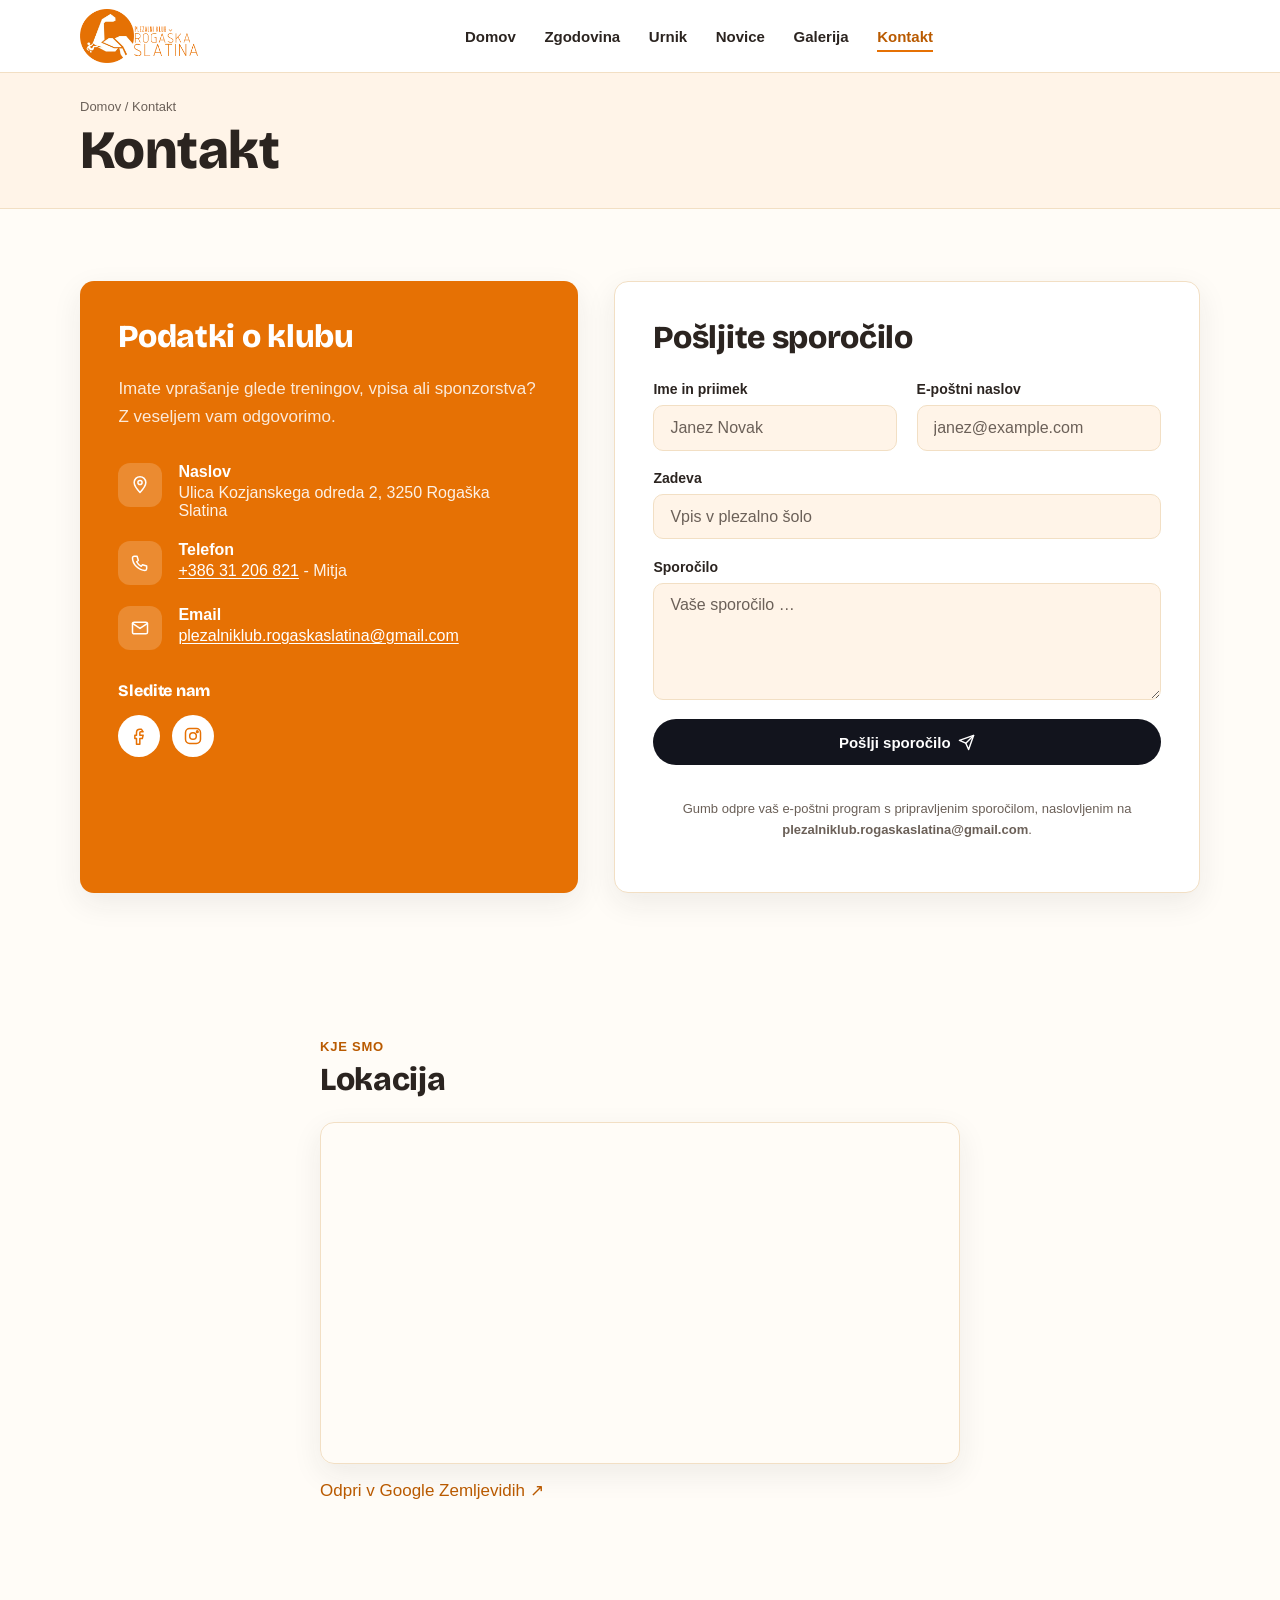
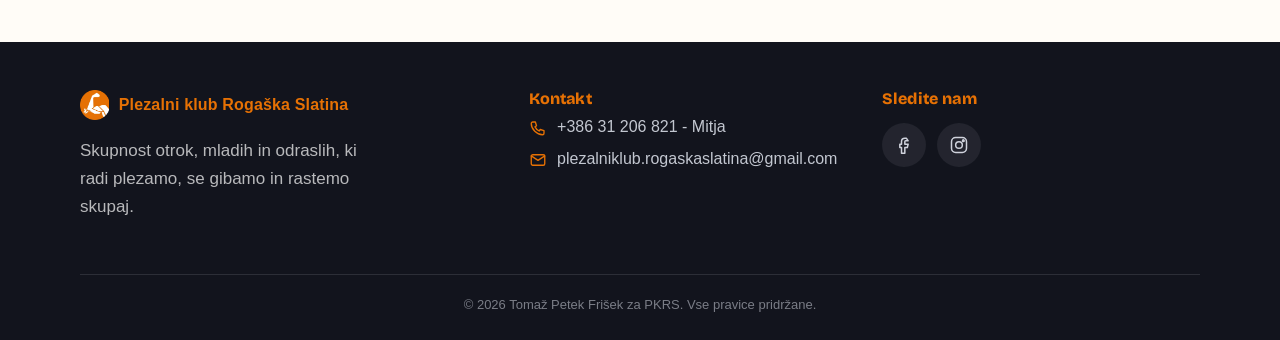
<file: kontakt.html>
<!doctype html>
<html lang="sl">
<head>
<meta charset="UTF-8">
<meta name="viewport" content="width=device-width, initial-scale=1">
<title>Kontakt in lokacija — Plezalni klub Rogaška Slatina</title>
<meta name="description" content="Kontaktirajte Plezalni klub Rogaška Slatina za vpis, treninge ali sponzorstvo: telefon, e-pošta in lokacija vadb v Rogaški Slatini.">
<link rel="canonical" href="https://pkrs.si/kontakt">
<meta property="og:type" content="website">
<meta property="og:site_name" content="Plezalni klub Rogaška Slatina">
<meta property="og:locale" content="sl_SI">
<meta property="og:title" content="Kontakt in lokacija — Plezalni klub Rogaška Slatina">
<meta property="og:description" content="Kontaktirajte Plezalni klub Rogaška Slatina za vpis, treninge ali sponzorstvo: telefon, e-pošta in lokacija vadb v Rogaški Slatini.">
<meta property="og:url" content="https://pkrs.si/kontakt">
<meta property="og:image" content="https://pkrs.si/assets/img/og-image.jpg">
<meta property="og:image:width" content="1200">
<meta property="og:image:height" content="630">
<meta name="twitter:card" content="summary_large_image">
<meta name="twitter:title" content="Kontakt in lokacija — Plezalni klub Rogaška Slatina">
<meta name="twitter:description" content="Kontaktirajte Plezalni klub Rogaška Slatina za vpis, treninge ali sponzorstvo: telefon, e-pošta in lokacija vadb v Rogaški Slatini.">
<meta name="twitter:image" content="https://pkrs.si/assets/img/og-image.jpg">
<meta name="theme-color" content="#E67104">
<link rel="icon" type="image/png" href="assets/img/favicon-32.png">
<link rel="apple-touch-icon" href="assets/img/favicon-192.png">
<link rel="preconnect" href="https://fonts.googleapis.com">
<link rel="preconnect" href="https://fonts.gstatic.com" crossorigin>
<link rel="stylesheet" href="https://fonts.googleapis.com/css2?family=Bricolage+Grotesque:opsz,wght@12..96,700;12..96,800&display=swap">
<link rel="stylesheet" href="assets/css/style.css?v=20260921">
</head>
<body>

<a href="#main" class="skip-link">Preskoči na vsebino</a>

<header class="site-header">
  <div class="container nav-row">
    <a href="/" class="brand">
      <img src="assets/img/logo.webp" width="900" height="412" alt="Plezalni klub Rogaška Slatina">
    </a>
    <nav class="nav-links" aria-label="Glavna navigacija">
      <a href="/">Domov</a>
      <a href="/zgodovina">Zgodovina</a>
      <a href="/urnik">Urnik</a>
      <a href="/novice">Novice</a>
      <a href="/galerija">Galerija</a>
      <a href="/kontakt" aria-current="page">Kontakt</a>
    </nav>
    <div class="nav-actions">
      <button class="hamburger" data-menu-open aria-label="Odpri meni">
        <span></span><span></span><span></span>
      </button>
    </div>
  </div>
</header>

<div class="mobile-menu">
  <div class="mobile-menu-top">
    <a href="/" class="brand">
      <img src="assets/img/logo.webp" width="900" height="412" alt="Plezalni klub Rogaška Slatina">
    </a>
    <button class="hamburger" data-menu-close aria-label="Zapri meni">✕</button>
  </div>
  <a href="/">Domov</a>
  <a href="/zgodovina">Zgodovina</a>
  <a href="/urnik">Urnik</a>
  <a href="/novice">Novice</a>
  <a href="/galerija">Galerija</a>
  <a href="/kontakt" aria-current="page">Kontakt</a>
</div>

<main id="main">

  <div class="page-header">
    <div class="container">
      <div class="breadcrumb"><a href="/">Domov</a> / Kontakt</div>
      <h1>Kontakt</h1>
    </div>
  </div>

  <section class="section">
    <div class="container">
      <div class="contact-hero-grid">

        <div class="contact-info-card">
          <h2>Podatki o klubu</h2>
          <p>Imate vprašanje glede treningov, vpisa ali sponzorstva? Z veseljem vam odgovorimo.</p>

          <div class="contact-info-list">
            <div class="contact-info-row">
              <span class="contact-info-icon"><svg width="20" height="20" viewBox="0 0 24 24" fill="none" stroke="currentColor" stroke-width="1.8" stroke-linecap="round" stroke-linejoin="round"><path d="M12 21s7-7.58 7-12A7 7 0 0 0 5 9c0 4.42 7 12 7 12z"/><circle cx="12" cy="9" r="2.5"/></svg></span>
              <div>
                <div class="contact-info-label">Naslov</div>
                <div class="contact-info-value">Ulica Kozjanskega odreda 2, 3250 Rogaška Slatina</div>
              </div>
            </div>

            <div class="contact-info-row">
              <span class="contact-info-icon"><svg width="20" height="20" viewBox="0 0 24 24" fill="none" stroke="currentColor" stroke-width="1.8" stroke-linecap="round" stroke-linejoin="round"><path d="M5 4h3.5l1.5 5-2 1.5a12 12 0 0 0 5.5 5.5L15 14l5 1.5V19a2 2 0 0 1-2 2C10.5 21 3 13.5 3 6a2 2 0 0 1 2-2z"/></svg></span>
              <div>
                <div class="contact-info-label">Telefon</div>
                <div class="contact-info-value"><a href="tel:+38631206821">+386 31 206 821</a> - Mitja</div>
              </div>
            </div>

            <div class="contact-info-row">
              <span class="contact-info-icon"><svg width="20" height="20" viewBox="0 0 24 24" fill="none" stroke="currentColor" stroke-width="1.8" stroke-linecap="round" stroke-linejoin="round"><rect x="3" y="5" width="18" height="14" rx="2"/><path d="M3 6.5l9 6 9-6"/></svg></span>
              <div>
                <div class="contact-info-label">Email</div>
                <div class="contact-info-value"><a href="mailto:plezalniklub.rogaskaslatina@gmail.com">plezalniklub.rogaskaslatina@gmail.com</a></div>
              </div>
            </div>
          </div>

          <div class="contact-info-social">
            <h3>Sledite nam</h3>
            <div class="contact-social-row">
              <a href="https://www.facebook.com/plezalniklub.rogaska.3" target="_blank" rel="noopener" aria-label="Facebook"><svg width="20" height="20" viewBox="0 0 24 24" fill="none" stroke="currentColor" stroke-width="1.8" stroke-linecap="round" stroke-linejoin="round"><path d="M15 4h-2a4 4 0 0 0-4 4v3H7v4h2v7h4v-7h3l1-4h-4V8a1 1 0 0 1 1-1h3z"/></svg></a>
              <a href="https://www.instagram.com/pkrs.rogaska/?hl=en" target="_blank" rel="noopener" aria-label="Instagram"><svg width="20" height="20" viewBox="0 0 24 24" fill="none" stroke="currentColor" stroke-width="1.8" stroke-linecap="round" stroke-linejoin="round"><rect x="3" y="3" width="18" height="18" rx="5"/><circle cx="12" cy="12" r="4"/><circle cx="17.2" cy="6.8" r="1"/></svg></a>
            </div>
          </div>
        </div>

        <div class="contact-form-card">
          <h2>Pošljite sporočilo</h2>
          <form class="contact-form" data-contact-form>
            <div class="form-grid-2">
              <div class="form-field">
                <label for="cf-name">Ime in priimek</label>
                <input type="text" id="cf-name" name="name" placeholder="Janez Novak" required>
              </div>
              <div class="form-field">
                <label for="cf-email">E-poštni naslov</label>
                <input type="email" id="cf-email" name="email" placeholder="janez@example.com" required>
              </div>
            </div>
            <div class="form-field">
              <label for="cf-subject">Zadeva</label>
              <input type="text" id="cf-subject" name="subject" placeholder="Vpis v plezalno šolo">
            </div>
            <div class="form-field">
              <label for="cf-message">Sporočilo</label>
              <textarea id="cf-message" name="message" rows="5" placeholder="Vaše sporočilo …" required></textarea>
            </div>
            <button type="submit" class="btn contact-form-submit">
              Pošlji sporočilo
              <svg width="17" height="17" viewBox="0 0 24 24" fill="none" stroke="currentColor" stroke-width="2" stroke-linecap="round" stroke-linejoin="round"><path d="M22 2L11 13"/><path d="M22 2l-7 20-4-9-9-4 20-7z"/></svg>
            </button>
            <p class="small contact-form-note">Gumb odpre vaš e-poštni program s pripravljenim sporočilom, naslovljenim na <strong>plezalniklub.rogaskaslatina@gmail.com</strong>.</p>
          </form>
        </div>

      </div>
    </div>
  </section>

  <section class="section">
    <div class="container" style="max-width:640px">
      <div class="eyebrow">Kje smo</div>
      <h2>Lokacija</h2>
      <div class="map-frame" style="margin-top:1.5rem">
        <iframe
          src="https://www.google.com/maps?q=Ulica+Kozjanskega+odreda+2,+3250+Rogaška+Slatina&output=embed"
          loading="lazy"
          referrerpolicy="no-referrer-when-downgrade"
          title="Zemljevid — Plezalni klub Rogaška Slatina">
        </iframe>
      </div>
      <p style="margin-top:0.8rem"><a href="https://maps.app.goo.gl/kspMgjcC7jbkddGq5" target="_blank" rel="noopener">Odpri v Google Zemljevidih ↗</a></p>
    </div>
  </section>

</main>

<footer class="site-footer">
  <div class="container footer-grid">
    <div>
      <div class="footer-brand">
        <img src="assets/img/logo-icon.webp" width="200" height="206" alt="Logotip kluba">
        <strong>Plezalni klub Rogaška Slatina</strong>
      </div>
      <p style="color:rgba(255,255,255,0.7); max-width:32ch">Skupnost otrok, mladih in odraslih, ki radi plezamo, se gibamo in rastemo skupaj.</p>
    </div>
    <div>
      <h4>Kontakt</h4>
      <div class="footer-contact-row"><svg width="18" height="18" viewBox="0 0 24 24" fill="none" stroke="currentColor" stroke-width="1.8" stroke-linecap="round" stroke-linejoin="round"><path d="M5 4h3.5l1.5 5-2 1.5a12 12 0 0 0 5.5 5.5L15 14l5 1.5V19a2 2 0 0 1-2 2C10.5 21 3 13.5 3 6a2 2 0 0 1 2-2z"/></svg><a href="tel:+38631206821">+386 31 206 821 - Mitja</a></div>
      <div class="footer-contact-row"><svg width="18" height="18" viewBox="0 0 24 24" fill="none" stroke="currentColor" stroke-width="1.8" stroke-linecap="round" stroke-linejoin="round"><rect x="3" y="5" width="18" height="14" rx="2"/><path d="M3 6.5l9 6 9-6"/></svg><a href="mailto:plezalniklub.rogaskaslatina@gmail.com">plezalniklub.rogaskaslatina@gmail.com</a></div>
    </div>
    <div>
      <h4>Sledite nam</h4>
      <div class="social-row-lg">
        <a href="https://www.facebook.com/plezalniklub.rogaska.3" target="_blank" rel="noopener" aria-label="Facebook"><svg width="20" height="20" viewBox="0 0 24 24" fill="none" stroke="currentColor" stroke-width="1.8" stroke-linecap="round" stroke-linejoin="round"><path d="M15 4h-2a4 4 0 0 0-4 4v3H7v4h2v7h4v-7h3l1-4h-4V8a1 1 0 0 1 1-1h3z"/></svg></a>
        <a href="https://www.instagram.com/pkrs.rogaska/?hl=en" target="_blank" rel="noopener" aria-label="Instagram"><svg width="20" height="20" viewBox="0 0 24 24" fill="none" stroke="currentColor" stroke-width="1.8" stroke-linecap="round" stroke-linejoin="round"><rect x="3" y="3" width="18" height="18" rx="5"/><circle cx="12" cy="12" r="4"/><circle cx="17.2" cy="6.8" r="1"/></svg></a>
      </div>
    </div>
  </div>
  <div class="container footer-bottom">
    © <span id="year"></span> Tomaž Petek Frišek za PKRS. Vse pravice pridržane.
  </div>
</footer>

<script src="assets/js/main.js?v=20260921"></script>
<script>document.getElementById('year').textContent = new Date().getFullYear();</script>
</body>
</html>
</file>
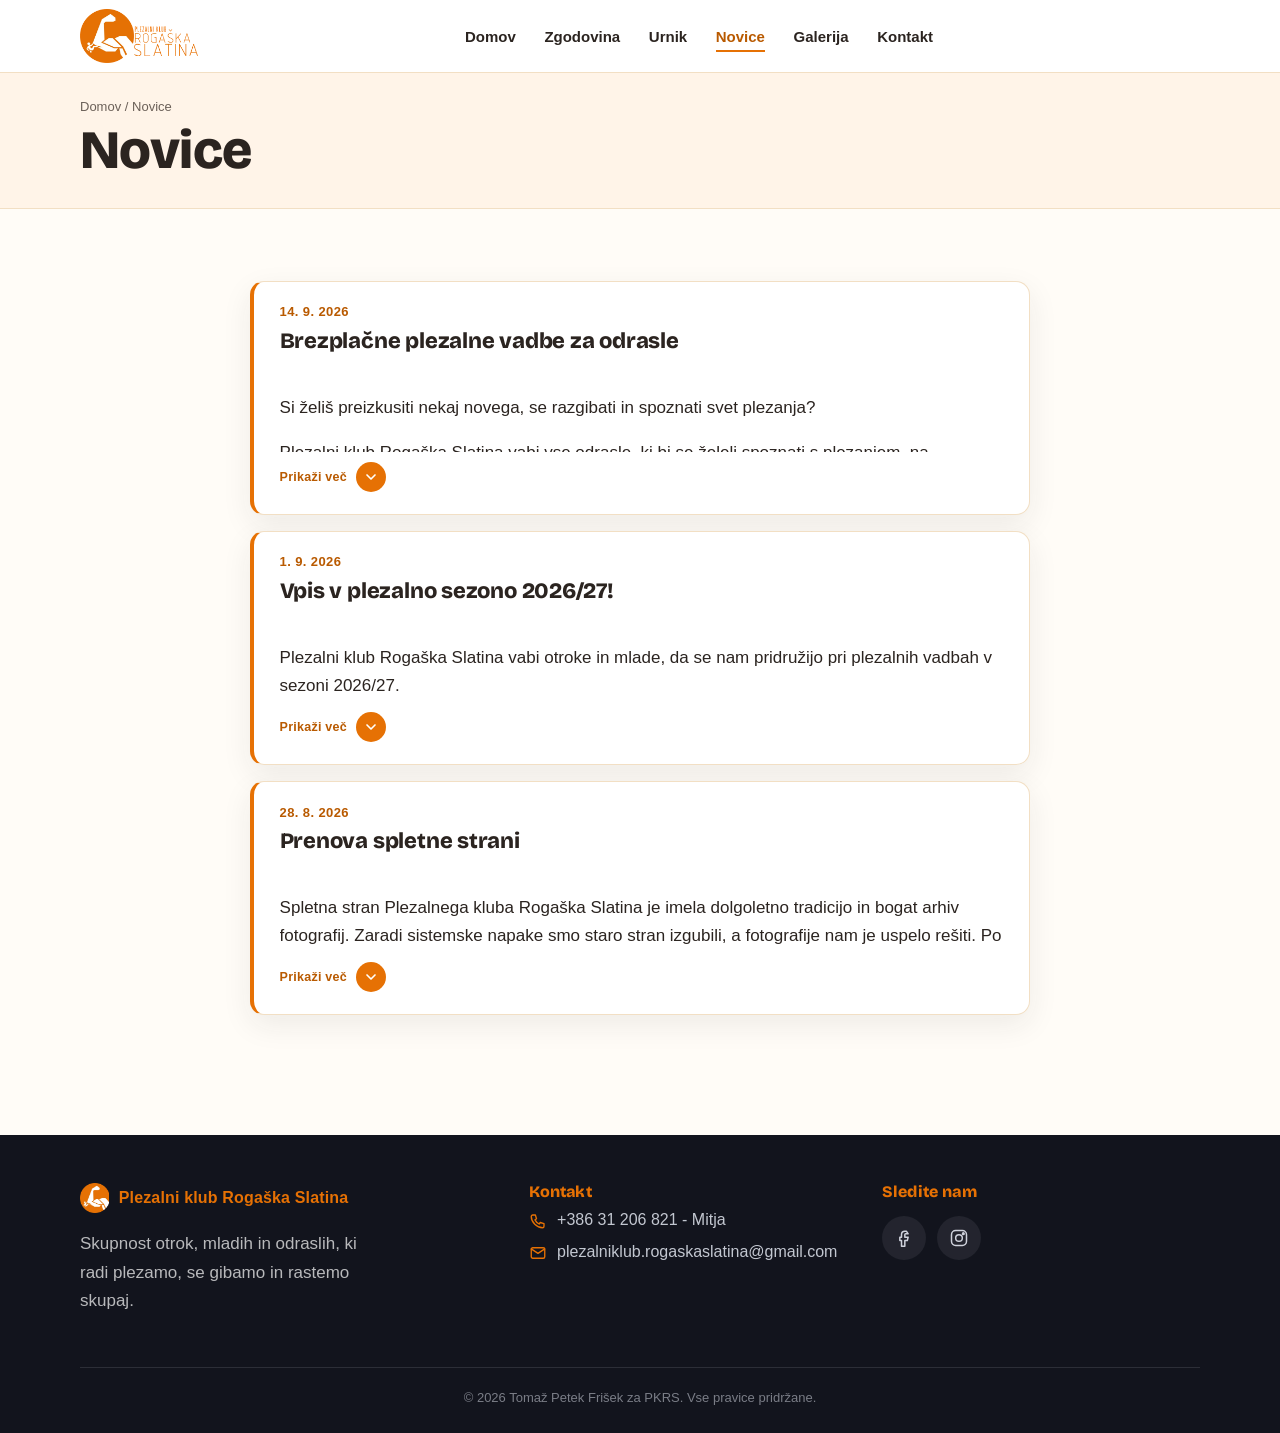
<file: novice.html>
<!doctype html>
<html lang="sl">
<head>
<meta charset="UTF-8">
<meta name="viewport" content="width=device-width, initial-scale=1">
<title>Novice in obvestila — Plezalni klub Rogaška Slatina</title>
<meta name="description" content="Najnovejše novice, obvestila in dogodki Plezalnega kluba Rogaška Slatina.">
<link rel="canonical" href="https://pkrs.si/novice">
<meta property="og:type" content="website">
<meta property="og:site_name" content="Plezalni klub Rogaška Slatina">
<meta property="og:locale" content="sl_SI">
<meta property="og:title" content="Novice in obvestila — Plezalni klub Rogaška Slatina">
<meta property="og:description" content="Najnovejše novice, obvestila in dogodki Plezalnega kluba Rogaška Slatina.">
<meta property="og:url" content="https://pkrs.si/novice">
<meta property="og:image" content="https://pkrs.si/assets/img/og-image.jpg">
<meta property="og:image:width" content="1200">
<meta property="og:image:height" content="630">
<meta name="twitter:card" content="summary_large_image">
<meta name="twitter:title" content="Novice in obvestila — Plezalni klub Rogaška Slatina">
<meta name="twitter:description" content="Najnovejše novice, obvestila in dogodki Plezalnega kluba Rogaška Slatina.">
<meta name="twitter:image" content="https://pkrs.si/assets/img/og-image.jpg">
<meta name="theme-color" content="#E67104">
<link rel="icon" type="image/png" href="assets/img/favicon-32.png">
<link rel="apple-touch-icon" href="assets/img/favicon-192.png">
<link rel="preconnect" href="https://fonts.googleapis.com">
<link rel="preconnect" href="https://fonts.gstatic.com" crossorigin>
<link rel="stylesheet" href="https://fonts.googleapis.com/css2?family=Bricolage+Grotesque:opsz,wght@12..96,700;12..96,800&display=swap">
<link rel="stylesheet" href="assets/css/style.css?v=20260921">
</head>
<body>

<a href="#main" class="skip-link">Preskoči na vsebino</a>

<header class="site-header">
  <div class="container nav-row">
    <a href="/" class="brand">
      <img src="assets/img/logo.webp" width="900" height="412" alt="Plezalni klub Rogaška Slatina">
    </a>
    <nav class="nav-links" aria-label="Glavna navigacija">
      <a href="/">Domov</a>
      <a href="/zgodovina">Zgodovina</a>
      <a href="/urnik">Urnik</a>
      <a href="/novice" aria-current="page">Novice</a>
      <a href="/galerija">Galerija</a>
      <a href="/kontakt">Kontakt</a>
    </nav>
    <div class="nav-actions">
      <button class="hamburger" data-menu-open aria-label="Odpri meni">
        <span></span><span></span><span></span>
      </button>
    </div>
  </div>
</header>

<div class="mobile-menu">
  <div class="mobile-menu-top">
    <a href="/" class="brand">
      <img src="assets/img/logo.webp" width="900" height="412" alt="Plezalni klub Rogaška Slatina">
    </a>
    <button class="hamburger" data-menu-close aria-label="Zapri meni">✕</button>
  </div>
  <a href="/">Domov</a>
  <a href="/zgodovina">Zgodovina</a>
  <a href="/urnik">Urnik</a>
  <a href="/novice" aria-current="page">Novice</a>
  <a href="/galerija">Galerija</a>
  <a href="/kontakt">Kontakt</a>
</div>

<main id="main">

  <div class="page-header">
    <div class="container">
      <div class="breadcrumb"><a href="/">Domov</a> / Novice</div>
      <h1>Novice</h1>
    </div>
  </div>

  <section class="section">
    <div class="container" style="max-width:780px">

      <div class="news-list">
        <article class="news-item">
          <span class="news-date">14. 9. 2026</span>
          <h3 class="mt-0">Brezplačne plezalne vadbe za odrasle</h3>
          <div class="news-body collapsed">
            <p>Si želiš preizkusiti nekaj novega, se razgibati in spoznati svet plezanja?</p>
            <p>Plezalni klub Rogaška Slatina vabi vse odrasle, ki bi se želeli spoznati s plezanjem, na brezplačne plezalne vadbe.</p>
            <p><strong>Začetek vadb:</strong> 1. 10. 2026<br>
            <strong>Termin:</strong> torek in sreda, 19.00–20.00<br>
            <strong>Lokacija:</strong> Športna dvorana Rogaška Slatina</p>
            <p>Vadba je namenjena predvsem tistim, ki se s plezanjem šele spoznavajo. Spoznali boste osnovne tehnike plezanja, izboljšali svojo moč in gibljivost ter se ob tem dobro razgibali.</p>
            <p><strong>Kaj vas čaka?</strong></p>
            <ul>
              <li>osnove plezanja</li>
              <li>vaje za moč in telesno pripravljenost</li>
              <li>učenje in izboljševanje plezalnih tehnik</li>
              <li>plezalni izleti in aktivnosti v naravi</li>
              <li>prijetna družba in nova poznanstva</li>
            </ul>
            <p><strong>Vadba je BREZPLAČNA!</strong></p>
            <p>Udeležba je mogoča po predhodni prijavi preko prijavne povezave:
            <a href="https://app.zmigajsedovadbe.olympic.si/vadbe/6a3952887e860adfd53b00bf" target="_blank" rel="noopener">app.zmigajsedovadbe.olympic.si</a>.</p>
            <p>Za dodatne informacije in prijave:<br>
            <a href="tel:+38631206821">031 206 821 – Mitja</a><br>
            <a href="mailto:plezalniklub.rogaskaslatina@gmail.com">plezalniklub.rogaskaslatina@gmail.com</a></p>
            <p>Ne glede na to, ali si popoln začetnik ali pa si plezanje že kdaj preizkusil – pridi, spoznaj plezanje in naredi prvi korak navzgor!</p>
            <p>Veselimo se druženja z vami!</p>
            <p><strong>Plezalni klub Rogaška Slatina</strong></p>
          </div>
          <div class="news-toggle-row"><span class="news-toggle-label">Prikaži več</span><button type="button" class="news-toggle" aria-expanded="false" aria-label="Prikaži več"><svg width="16" height="16" viewBox="0 0 24 24" fill="none" stroke="currentColor" stroke-width="2.5" stroke-linecap="round" stroke-linejoin="round"><polyline points="6 9 12 15 18 9"/></svg></button></div>
        </article>
        <article class="news-item">
          <span class="news-date">1. 9. 2026</span>
          <h3 class="mt-0">Vpis v plezalno sezono 2026/27!</h3>
          <div class="news-body collapsed">
            <p>Plezalni klub Rogaška Slatina vabi otroke in mlade, da se nam pridružijo pri plezalnih vadbah v sezoni 2026/27.</p>
            <p>Plezanje je odlična športna aktivnost, pri kateri otroci razvijajo moč, gibljivost, koordinacijo, ravnotežje in vztrajnost. Skozi gibanje, igro in premagovanje plezalnih izzivov pa pridobivajo tudi samozavest, pogum in veselje do športa.</p>
            <p><strong>Vadbe po starostnih skupinah</strong></p>
            <ul>
              <li>Otroci od 5 do 8 let — torek in četrtek, 17.00–18.00</li>
              <li>Otroci od 8 do 11 let — ponedeljek in sreda, 16.00–17.30</li>
              <li>Mladi od 12 do 15 let — ponedeljek in sreda, 17.30–19.00</li>
            </ul>
            <p><strong>Lokacija:</strong> Plezalni klub Rogaška Slatina, Ulica Kozjanskega odreda 2, 3250 Rogaška Slatina</p>
            <p><strong>Cenik vadb – sezona 2026/27</strong></p>
            <p>Letna članarina: 10&nbsp;€ / leto</p>
            <ul>
              <li>5–8 let: 1× tedensko 25&nbsp;€ / mesec, 2× tedensko 35&nbsp;€ / mesec</li>
              <li>8–15 let: 1× tedensko 30&nbsp;€ / mesec, 2× tedensko 40&nbsp;€ / mesec</li>
              <li>Prosta rekreacija: po dogovoru</li>
            </ul>
            <p>50&nbsp;% popust za drugega otroka v družini.</p>
            <p><strong>Več kot samo plezanje</strong></p>
            <p>Plezanje je gibanje, zabava, druženje in premagovanje novih izzivov. Otroci skozi šport razvijajo telo, samozavest, vztrajnost in športni duh ter predvsem uživajo v plezalskih dogodivščinah.</p>
            <p>Pridružite se nam in skupaj naredimo korak navzgor!</p>
            <p>Za dodatne informacije in prijave:<br>
            <a href="tel:+38631206821">031 206 821 – Mitja</a><br>
            <a href="mailto:plezalniklub.rogaskaslatina@gmail.com">plezalniklub.rogaskaslatina@gmail.com</a></p>
          </div>
          <div class="news-toggle-row"><span class="news-toggle-label">Prikaži več</span><button type="button" class="news-toggle" aria-expanded="false" aria-label="Prikaži več"><svg width="16" height="16" viewBox="0 0 24 24" fill="none" stroke="currentColor" stroke-width="2.5" stroke-linecap="round" stroke-linejoin="round"><polyline points="6 9 12 15 18 9"/></svg></button></div>
        </article>
        <article class="news-item">
          <span class="news-date">28. 8. 2026</span>
          <h3 class="mt-0">Prenova spletne strani</h3>
          <div class="news-body collapsed">
            <p>Spletna stran Plezalnega kluba Rogaška Slatina je imela dolgoletno tradicijo in bogat arhiv
            fotografij. Zaradi sistemske napake smo staro stran izgubili, a fotografije nam je uspelo rešiti.
            Po treh letih premora je stran spet tukaj, v povsem novi podobi.</p>
            <p class="small" style="margin-top:0.8em">Tomaž Petek Frišek</p>
          </div>
          <div class="news-toggle-row"><span class="news-toggle-label">Prikaži več</span><button type="button" class="news-toggle" aria-expanded="false" aria-label="Prikaži več"><svg width="16" height="16" viewBox="0 0 24 24" fill="none" stroke="currentColor" stroke-width="2.5" stroke-linecap="round" stroke-linejoin="round"><polyline points="6 9 12 15 18 9"/></svg></button></div>
        </article>
      </div>

    </div>
  </section>

</main>

<footer class="site-footer">
  <div class="container footer-grid">
    <div>
      <div class="footer-brand">
        <img src="assets/img/logo-icon.webp" width="200" height="206" alt="Logotip kluba">
        <strong>Plezalni klub Rogaška Slatina</strong>
      </div>
      <p style="color:rgba(255,255,255,0.7); max-width:32ch">Skupnost otrok, mladih in odraslih, ki radi plezamo, se gibamo in rastemo skupaj.</p>
    </div>
    <div>
      <h4>Kontakt</h4>
      <div class="footer-contact-row"><svg width="18" height="18" viewBox="0 0 24 24" fill="none" stroke="currentColor" stroke-width="1.8" stroke-linecap="round" stroke-linejoin="round"><path d="M5 4h3.5l1.5 5-2 1.5a12 12 0 0 0 5.5 5.5L15 14l5 1.5V19a2 2 0 0 1-2 2C10.5 21 3 13.5 3 6a2 2 0 0 1 2-2z"/></svg><a href="tel:+38631206821">+386 31 206 821 - Mitja</a></div>
      <div class="footer-contact-row"><svg width="18" height="18" viewBox="0 0 24 24" fill="none" stroke="currentColor" stroke-width="1.8" stroke-linecap="round" stroke-linejoin="round"><rect x="3" y="5" width="18" height="14" rx="2"/><path d="M3 6.5l9 6 9-6"/></svg><a href="mailto:plezalniklub.rogaskaslatina@gmail.com">plezalniklub.rogaskaslatina@gmail.com</a></div>
    </div>
    <div>
      <h4>Sledite nam</h4>
      <div class="social-row-lg">
        <a href="https://www.facebook.com/plezalniklub.rogaska.3" target="_blank" rel="noopener" aria-label="Facebook"><svg width="20" height="20" viewBox="0 0 24 24" fill="none" stroke="currentColor" stroke-width="1.8" stroke-linecap="round" stroke-linejoin="round"><path d="M15 4h-2a4 4 0 0 0-4 4v3H7v4h2v7h4v-7h3l1-4h-4V8a1 1 0 0 1 1-1h3z"/></svg></a>
        <a href="https://www.instagram.com/pkrs.rogaska/?hl=en" target="_blank" rel="noopener" aria-label="Instagram"><svg width="20" height="20" viewBox="0 0 24 24" fill="none" stroke="currentColor" stroke-width="1.8" stroke-linecap="round" stroke-linejoin="round"><rect x="3" y="3" width="18" height="18" rx="5"/><circle cx="12" cy="12" r="4"/><circle cx="17.2" cy="6.8" r="1"/></svg></a>
      </div>
    </div>
  </div>
  <div class="container footer-bottom">
    © <span id="year"></span> Tomaž Petek Frišek za PKRS. Vse pravice pridržane.
  </div>
</footer>

<script src="assets/js/main.js?v=20260921"></script>
<script>document.getElementById('year').textContent = new Date().getFullYear();</script>
</body>
</html>
</file>
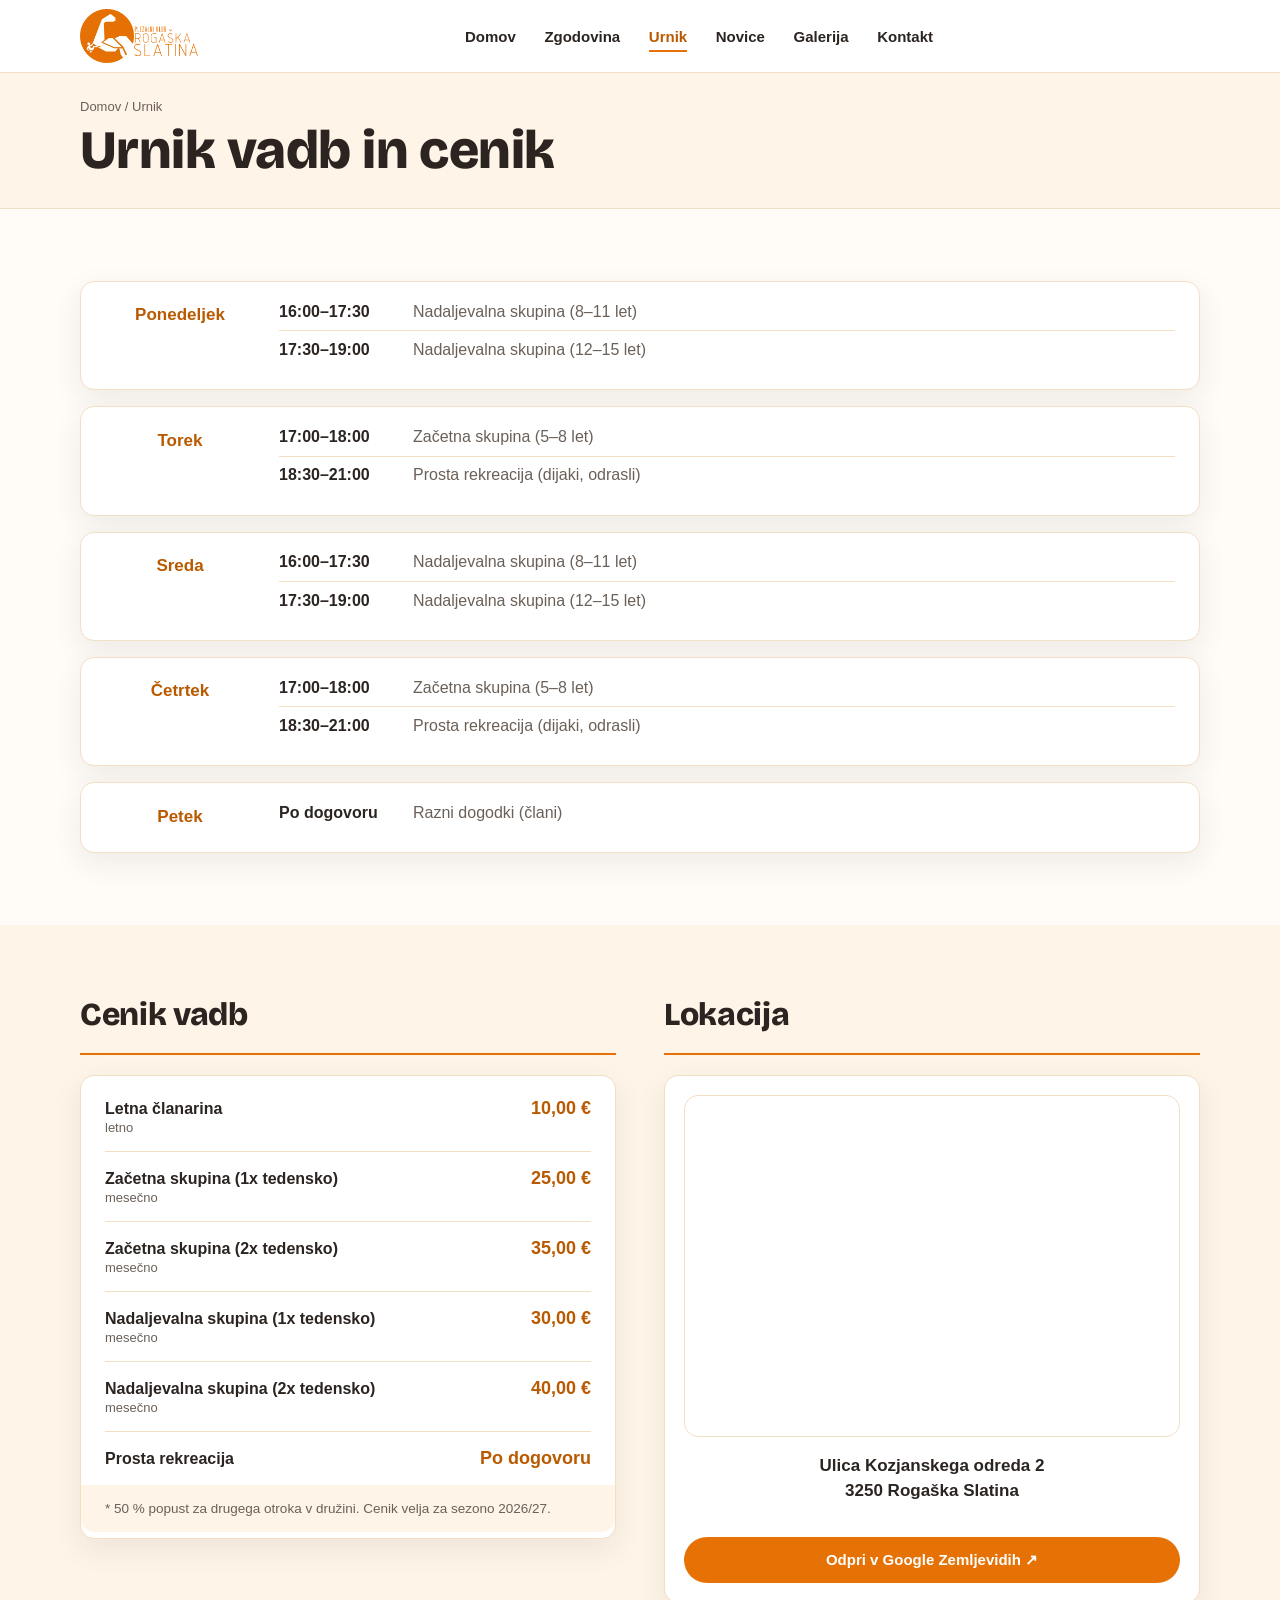
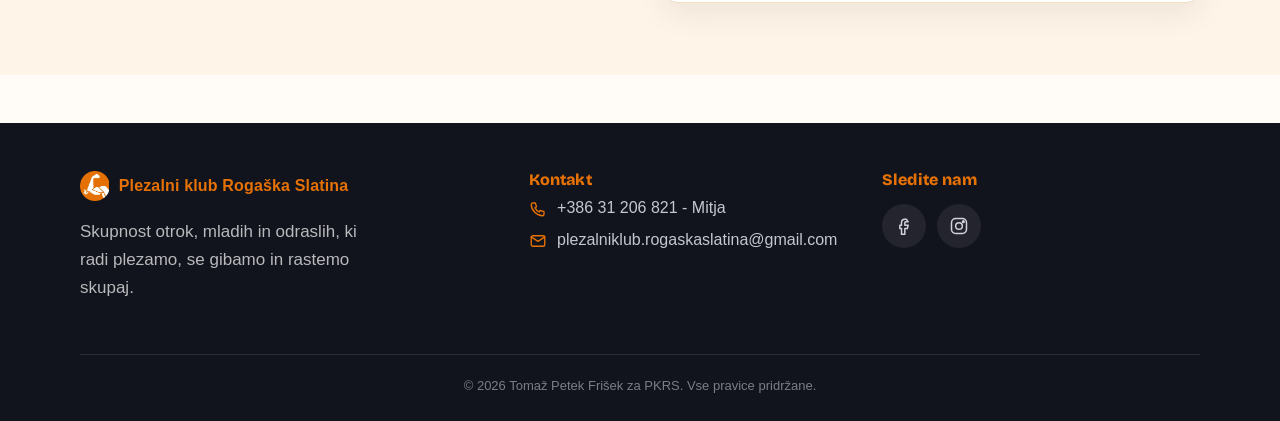
<file: urnik.html>
<!doctype html>
<html lang="sl">
<head>
<meta charset="UTF-8">
<meta name="viewport" content="width=device-width, initial-scale=1">
<title>Urnik treningov in cenik — Plezalni klub Rogaška Slatina</title>
<meta name="description" content="Urnik treningov športnega plezanja, cenik vadnin in lokacija Plezalnega kluba Rogaška Slatina. Skupine za začetnike, nadaljevalce in prosto rekreacijo.">
<link rel="canonical" href="https://pkrs.si/urnik">
<meta property="og:type" content="website">
<meta property="og:site_name" content="Plezalni klub Rogaška Slatina">
<meta property="og:locale" content="sl_SI">
<meta property="og:title" content="Urnik treningov in cenik — Plezalni klub Rogaška Slatina">
<meta property="og:description" content="Urnik treningov športnega plezanja, cenik vadnin in lokacija Plezalnega kluba Rogaška Slatina. Skupine za začetnike, nadaljevalce in prosto rekreacijo.">
<meta property="og:url" content="https://pkrs.si/urnik">
<meta property="og:image" content="https://pkrs.si/assets/img/og-image.jpg">
<meta property="og:image:width" content="1200">
<meta property="og:image:height" content="630">
<meta name="twitter:card" content="summary_large_image">
<meta name="twitter:title" content="Urnik treningov in cenik — Plezalni klub Rogaška Slatina">
<meta name="twitter:description" content="Urnik treningov športnega plezanja, cenik vadnin in lokacija Plezalnega kluba Rogaška Slatina. Skupine za začetnike, nadaljevalce in prosto rekreacijo.">
<meta name="twitter:image" content="https://pkrs.si/assets/img/og-image.jpg">
<meta name="theme-color" content="#E67104">
<link rel="icon" type="image/png" href="assets/img/favicon-32.png">
<link rel="apple-touch-icon" href="assets/img/favicon-192.png">
<link rel="preconnect" href="https://fonts.googleapis.com">
<link rel="preconnect" href="https://fonts.gstatic.com" crossorigin>
<link rel="stylesheet" href="https://fonts.googleapis.com/css2?family=Bricolage+Grotesque:opsz,wght@12..96,700;12..96,800&display=swap">
<link rel="stylesheet" href="assets/css/style.css?v=20260921">
</head>
<body>

<a href="#main" class="skip-link">Preskoči na vsebino</a>

<header class="site-header">
  <div class="container nav-row">
    <a href="/" class="brand">
      <img src="assets/img/logo.webp" width="900" height="412" alt="Plezalni klub Rogaška Slatina">
    </a>
    <nav class="nav-links" aria-label="Glavna navigacija">
      <a href="/">Domov</a>
      <a href="/zgodovina">Zgodovina</a>
      <a href="/urnik" aria-current="page">Urnik</a>
      <a href="/novice">Novice</a>
      <a href="/galerija">Galerija</a>
      <a href="/kontakt">Kontakt</a>
    </nav>
    <div class="nav-actions">
      <button class="hamburger" data-menu-open aria-label="Odpri meni">
        <span></span><span></span><span></span>
      </button>
    </div>
  </div>
</header>

<div class="mobile-menu">
  <div class="mobile-menu-top">
    <a href="/" class="brand">
      <img src="assets/img/logo.webp" width="900" height="412" alt="Plezalni klub Rogaška Slatina">
    </a>
    <button class="hamburger" data-menu-close aria-label="Zapri meni">✕</button>
  </div>
  <a href="/">Domov</a>
  <a href="/zgodovina">Zgodovina</a>
  <a href="/urnik" aria-current="page">Urnik</a>
  <a href="/novice">Novice</a>
  <a href="/galerija">Galerija</a>
  <a href="/kontakt">Kontakt</a>
</div>

<main id="main">

  <div class="page-header">
    <div class="container">
      <div class="breadcrumb"><a href="/">Domov</a> / Urnik</div>
      <h1>Urnik vadb in cenik</h1>
    </div>
  </div>

  <section class="section">
    <div class="container">
      <div class="schedule-days">

        <div class="schedule-day">
          <div class="schedule-day-name">Ponedeljek</div>
          <div class="schedule-day-sessions">
            <div class="schedule-session"><span class="schedule-time">16:00–17:30</span><span class="schedule-group">Nadaljevalna skupina (8–11 let)</span></div>
            <div class="schedule-session"><span class="schedule-time">17:30–19:00</span><span class="schedule-group">Nadaljevalna skupina (12–15 let)</span></div>
          </div>
        </div>

        <div class="schedule-day">
          <div class="schedule-day-name">Torek</div>
          <div class="schedule-day-sessions">
            <div class="schedule-session"><span class="schedule-time">17:00–18:00</span><span class="schedule-group">Začetna skupina (5–8 let)</span></div>
            <div class="schedule-session"><span class="schedule-time">18:30–21:00</span><span class="schedule-group">Prosta rekreacija (dijaki, odrasli)</span></div>
          </div>
        </div>

        <div class="schedule-day">
          <div class="schedule-day-name">Sreda</div>
          <div class="schedule-day-sessions">
            <div class="schedule-session"><span class="schedule-time">16:00–17:30</span><span class="schedule-group">Nadaljevalna skupina (8–11 let)</span></div>
            <div class="schedule-session"><span class="schedule-time">17:30–19:00</span><span class="schedule-group">Nadaljevalna skupina (12–15 let)</span></div>
          </div>
        </div>

        <div class="schedule-day">
          <div class="schedule-day-name">Četrtek</div>
          <div class="schedule-day-sessions">
            <div class="schedule-session"><span class="schedule-time">17:00–18:00</span><span class="schedule-group">Začetna skupina (5–8 let)</span></div>
            <div class="schedule-session"><span class="schedule-time">18:30–21:00</span><span class="schedule-group">Prosta rekreacija (dijaki, odrasli)</span></div>
          </div>
        </div>

        <div class="schedule-day">
          <div class="schedule-day-name">Petek</div>
          <div class="schedule-day-sessions">
            <div class="schedule-session"><span class="schedule-time">Po dogovoru</span><span class="schedule-group">Razni dogodki (člani)</span></div>
          </div>
        </div>

      </div>
    </div>
  </section>

  <section class="section section-alt">
    <div class="container">
      <div class="pricing-location-grid">

        <div class="pl-col">
          <h2 class="pl-heading">Cenik vadb</h2>
          <div class="pricing-card">
            <div class="price-row">
              <div>
                <div class="price-name">Letna članarina</div>
                <div class="price-period">letno</div>
              </div>
              <div class="price-amount">10,00&nbsp;€</div>
            </div>
            <div class="price-row">
              <div>
                <div class="price-name">Začetna skupina (1x tedensko)</div>
                <div class="price-period">mesečno</div>
              </div>
              <div class="price-amount">25,00&nbsp;€</div>
            </div>
            <div class="price-row">
              <div>
                <div class="price-name">Začetna skupina (2x tedensko)</div>
                <div class="price-period">mesečno</div>
              </div>
              <div class="price-amount">35,00&nbsp;€</div>
            </div>
            <div class="price-row">
              <div>
                <div class="price-name">Nadaljevalna skupina (1x tedensko)</div>
                <div class="price-period">mesečno</div>
              </div>
              <div class="price-amount">30,00&nbsp;€</div>
            </div>
            <div class="price-row">
              <div>
                <div class="price-name">Nadaljevalna skupina (2x tedensko)</div>
                <div class="price-period">mesečno</div>
              </div>
              <div class="price-amount">40,00&nbsp;€</div>
            </div>
            <div class="price-row price-row-last">
              <div>
                <div class="price-name">Prosta rekreacija</div>
              </div>
              <div class="price-amount">Po dogovoru</div>
            </div>
            <div class="price-note">* 50&nbsp;% popust za drugega otroka v družini. Cenik velja za sezono 2026/27.</div>
          </div>
        </div>

        <div class="pl-col">
          <h2 class="pl-heading">Lokacija</h2>
          <div class="location-card">
            <div class="map-frame">
              <iframe
                src="https://www.google.com/maps?q=Ulica+Kozjanskega+odreda+2,+3250+Rogaška+Slatina&output=embed"
                loading="lazy"
                referrerpolicy="no-referrer-when-downgrade"
                title="Zemljevid — Plezalni klub Rogaška Slatina">
              </iframe>
            </div>
            <p class="location-address">Ulica Kozjanskega odreda 2<br>3250 Rogaška Slatina</p>
            <a href="https://maps.app.goo.gl/kspMgjcC7jbkddGq5" target="_blank" rel="noopener" class="btn btn-primary location-btn">Odpri v Google Zemljevidih ↗</a>
          </div>
        </div>

      </div>
    </div>
  </section>

</main>

<footer class="site-footer">
  <div class="container footer-grid">
    <div>
      <div class="footer-brand">
        <img src="assets/img/logo-icon.webp" width="200" height="206" alt="Logotip kluba">
        <strong>Plezalni klub Rogaška Slatina</strong>
      </div>
      <p style="color:rgba(255,255,255,0.7); max-width:32ch">Skupnost otrok, mladih in odraslih, ki radi plezamo, se gibamo in rastemo skupaj.</p>
    </div>
    <div>
      <h4>Kontakt</h4>
      <div class="footer-contact-row"><svg width="18" height="18" viewBox="0 0 24 24" fill="none" stroke="currentColor" stroke-width="1.8" stroke-linecap="round" stroke-linejoin="round"><path d="M5 4h3.5l1.5 5-2 1.5a12 12 0 0 0 5.5 5.5L15 14l5 1.5V19a2 2 0 0 1-2 2C10.5 21 3 13.5 3 6a2 2 0 0 1 2-2z"/></svg><a href="tel:+38631206821">+386 31 206 821 - Mitja</a></div>
      <div class="footer-contact-row"><svg width="18" height="18" viewBox="0 0 24 24" fill="none" stroke="currentColor" stroke-width="1.8" stroke-linecap="round" stroke-linejoin="round"><rect x="3" y="5" width="18" height="14" rx="2"/><path d="M3 6.5l9 6 9-6"/></svg><a href="mailto:plezalniklub.rogaskaslatina@gmail.com">plezalniklub.rogaskaslatina@gmail.com</a></div>
    </div>
    <div>
      <h4>Sledite nam</h4>
      <div class="social-row-lg">
        <a href="https://www.facebook.com/plezalniklub.rogaska.3" target="_blank" rel="noopener" aria-label="Facebook"><svg width="20" height="20" viewBox="0 0 24 24" fill="none" stroke="currentColor" stroke-width="1.8" stroke-linecap="round" stroke-linejoin="round"><path d="M15 4h-2a4 4 0 0 0-4 4v3H7v4h2v7h4v-7h3l1-4h-4V8a1 1 0 0 1 1-1h3z"/></svg></a>
        <a href="https://www.instagram.com/pkrs.rogaska/?hl=en" target="_blank" rel="noopener" aria-label="Instagram"><svg width="20" height="20" viewBox="0 0 24 24" fill="none" stroke="currentColor" stroke-width="1.8" stroke-linecap="round" stroke-linejoin="round"><rect x="3" y="3" width="18" height="18" rx="5"/><circle cx="12" cy="12" r="4"/><circle cx="17.2" cy="6.8" r="1"/></svg></a>
      </div>
    </div>
  </div>
  <div class="container footer-bottom">
    © <span id="year"></span> Tomaž Petek Frišek za PKRS. Vse pravice pridržane.
  </div>
</footer>

<script src="assets/js/main.js?v=20260921"></script>
<script>document.getElementById('year').textContent = new Date().getFullYear();</script>
</body>
</html>
</file>
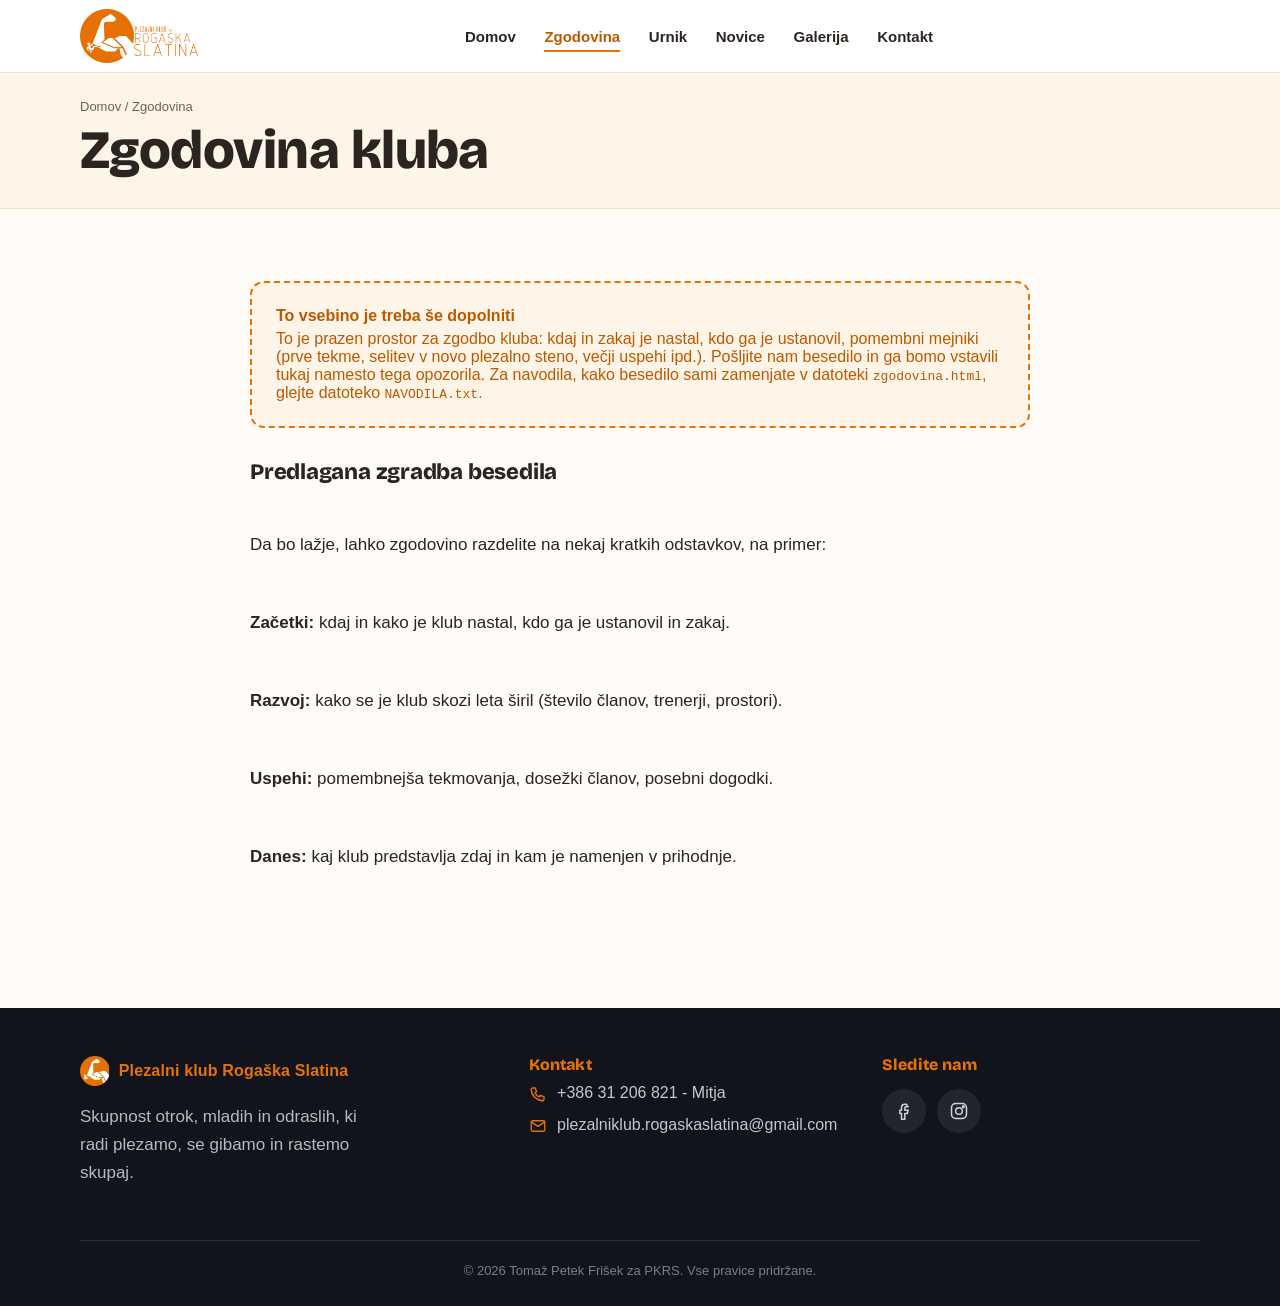
<file: zgodovina.html>
<!doctype html>
<html lang="sl">
<head>
<meta charset="UTF-8">
<meta name="viewport" content="width=device-width, initial-scale=1">
<title>Zgodovina — Plezalni klub Rogaška Slatina</title>
<meta name="description" content="Zgodovina Plezalnega kluba Rogaška Slatina.">
<meta name="robots" content="noindex, follow">
<link rel="canonical" href="https://pkrs.si/zgodovina">
<meta property="og:type" content="website">
<meta property="og:site_name" content="Plezalni klub Rogaška Slatina">
<meta property="og:locale" content="sl_SI">
<meta property="og:title" content="Zgodovina — Plezalni klub Rogaška Slatina">
<meta property="og:description" content="Zgodovina Plezalnega kluba Rogaška Slatina.">
<meta property="og:url" content="https://pkrs.si/zgodovina">
<meta property="og:image" content="https://pkrs.si/assets/img/og-image.jpg">
<meta property="og:image:width" content="1200">
<meta property="og:image:height" content="630">
<meta name="twitter:card" content="summary_large_image">
<meta name="twitter:title" content="Zgodovina — Plezalni klub Rogaška Slatina">
<meta name="twitter:description" content="Zgodovina Plezalnega kluba Rogaška Slatina.">
<meta name="twitter:image" content="https://pkrs.si/assets/img/og-image.jpg">
<meta name="theme-color" content="#E67104">
<link rel="icon" type="image/png" href="assets/img/favicon-32.png">
<link rel="apple-touch-icon" href="assets/img/favicon-192.png">
<link rel="preconnect" href="https://fonts.googleapis.com">
<link rel="preconnect" href="https://fonts.gstatic.com" crossorigin>
<link rel="stylesheet" href="https://fonts.googleapis.com/css2?family=Bricolage+Grotesque:opsz,wght@12..96,700;12..96,800&display=swap">
<link rel="stylesheet" href="assets/css/style.css?v=20260921">
</head>
<body>

<a href="#main" class="skip-link">Preskoči na vsebino</a>

<header class="site-header">
  <div class="container nav-row">
    <a href="/" class="brand">
      <img src="assets/img/logo.webp" width="900" height="412" alt="Plezalni klub Rogaška Slatina">
    </a>
    <nav class="nav-links" aria-label="Glavna navigacija">
      <a href="/">Domov</a>
      <a href="/zgodovina" aria-current="page">Zgodovina</a>
      <a href="/urnik">Urnik</a>
      <a href="/novice">Novice</a>
      <a href="/galerija">Galerija</a>
      <a href="/kontakt">Kontakt</a>
    </nav>
    <div class="nav-actions">
      <button class="hamburger" data-menu-open aria-label="Odpri meni">
        <span></span><span></span><span></span>
      </button>
    </div>
  </div>
</header>

<div class="mobile-menu">
  <div class="mobile-menu-top">
    <a href="/" class="brand">
      <img src="assets/img/logo.webp" width="900" height="412" alt="Plezalni klub Rogaška Slatina">
    </a>
    <button class="hamburger" data-menu-close aria-label="Zapri meni">✕</button>
  </div>
  <a href="/">Domov</a>
  <a href="/zgodovina" aria-current="page">Zgodovina</a>
  <a href="/urnik">Urnik</a>
  <a href="/novice">Novice</a>
  <a href="/galerija">Galerija</a>
  <a href="/kontakt">Kontakt</a>
</div>

<main id="main">

  <div class="page-header">
    <div class="container">
      <div class="breadcrumb"><a href="/">Domov</a> / Zgodovina</div>
      <h1>Zgodovina kluba</h1>
    </div>
  </div>

  <section class="section">
    <div class="container" style="max-width:780px">

      <div class="todo-block">
        <strong>To vsebino je treba še dopolniti</strong>
        To je prazen prostor za zgodbo kluba: kdaj in zakaj je nastal, kdo ga je ustanovil, pomembni mejniki
        (prve tekme, selitev v novo plezalno steno, večji uspehi ipd.). Pošljite nam besedilo in ga bomo
        vstavili tukaj namesto tega opozorila. Za navodila, kako besedilo sami zamenjate v datoteki <code>zgodovina.html</code>,
        glejte datoteko <code>NAVODILA.txt</code>.
      </div>

      <div class="stack" style="margin-top:2rem">
        <h3>Predlagana zgradba besedila</h3>
        <p>Da bo lažje, lahko zgodovino razdelite na nekaj kratkih odstavkov, na primer:</p>
        <p><strong>Začetki:</strong> kdaj in kako je klub nastal, kdo ga je ustanovil in zakaj.</p>
        <p><strong>Razvoj:</strong> kako se je klub skozi leta širil (število članov, trenerji, prostori).</p>
        <p><strong>Uspehi:</strong> pomembnejša tekmovanja, dosežki članov, posebni dogodki.</p>
        <p><strong>Danes:</strong> kaj klub predstavlja zdaj in kam je namenjen v prihodnje.</p>
      </div>

    </div>
  </section>

</main>

<footer class="site-footer">
  <div class="container footer-grid">
    <div>
      <div class="footer-brand">
        <img src="assets/img/logo-icon.webp" width="200" height="206" alt="Logotip kluba">
        <strong>Plezalni klub Rogaška Slatina</strong>
      </div>
      <p style="color:rgba(255,255,255,0.7); max-width:32ch">Skupnost otrok, mladih in odraslih, ki radi plezamo, se gibamo in rastemo skupaj.</p>
    </div>
    <div>
      <h4>Kontakt</h4>
      <div class="footer-contact-row"><svg width="18" height="18" viewBox="0 0 24 24" fill="none" stroke="currentColor" stroke-width="1.8" stroke-linecap="round" stroke-linejoin="round"><path d="M5 4h3.5l1.5 5-2 1.5a12 12 0 0 0 5.5 5.5L15 14l5 1.5V19a2 2 0 0 1-2 2C10.5 21 3 13.5 3 6a2 2 0 0 1 2-2z"/></svg><a href="tel:+38631206821">+386 31 206 821 - Mitja</a></div>
      <div class="footer-contact-row"><svg width="18" height="18" viewBox="0 0 24 24" fill="none" stroke="currentColor" stroke-width="1.8" stroke-linecap="round" stroke-linejoin="round"><rect x="3" y="5" width="18" height="14" rx="2"/><path d="M3 6.5l9 6 9-6"/></svg><a href="mailto:plezalniklub.rogaskaslatina@gmail.com">plezalniklub.rogaskaslatina@gmail.com</a></div>
    </div>
    <div>
      <h4>Sledite nam</h4>
      <div class="social-row-lg">
        <a href="https://www.facebook.com/plezalniklub.rogaska.3" target="_blank" rel="noopener" aria-label="Facebook"><svg width="20" height="20" viewBox="0 0 24 24" fill="none" stroke="currentColor" stroke-width="1.8" stroke-linecap="round" stroke-linejoin="round"><path d="M15 4h-2a4 4 0 0 0-4 4v3H7v4h2v7h4v-7h3l1-4h-4V8a1 1 0 0 1 1-1h3z"/></svg></a>
        <a href="https://www.instagram.com/pkrs.rogaska/?hl=en" target="_blank" rel="noopener" aria-label="Instagram"><svg width="20" height="20" viewBox="0 0 24 24" fill="none" stroke="currentColor" stroke-width="1.8" stroke-linecap="round" stroke-linejoin="round"><rect x="3" y="3" width="18" height="18" rx="5"/><circle cx="12" cy="12" r="4"/><circle cx="17.2" cy="6.8" r="1"/></svg></a>
      </div>
    </div>
  </div>
  <div class="container footer-bottom">
    © <span id="year"></span> Tomaž Petek Frišek za PKRS. Vse pravice pridržane.
  </div>
</footer>

<script src="assets/js/main.js?v=20260921"></script>
<script>document.getElementById('year').textContent = new Date().getFullYear();</script>
</body>
</html>
</file>
<file: assets/css/style.css>
/* =========================================================
   Plezalni klub Rogaška Slatina — skupni slog
   Paleta: bela + oranžna (barva iz kluba logotipa: #E67104)
   Pristop: mobile-first (glej breakpoints spodaj)
   ========================================================= */

:root {
  --orange: #E67104;
  --orange-dark: #B95A00;
  --orange-light: #FFF4E8;
  --orange-pale: #FFEAD1;
  --ink: #2B2420;
  --ink-soft: #6B6058;
  --white: #FFFFFF;
  --bg-page: #FFFCF7;
  --border: #F2DFC4;
  --footer-navy: #12141D;
  --shadow: 0 10px 30px rgba(43, 36, 32, 0.08);
  --radius: 14px;
  --max-width: 1120px;
  --font: -apple-system, BlinkMacSystemFont, "Segoe UI", Roboto, "Helvetica Neue", Arial, sans-serif;
  --font-display: "Bricolage Grotesque", -apple-system, BlinkMacSystemFont, "Segoe UI", Roboto, sans-serif;
}

* { box-sizing: border-box; }

/* Poskrbi, da atribut "hidden" vedno zmaga, tudi na elementih, ki imajo
   svoj lasten "display" (npr. gumbi z display:inline-flex). */
[hidden] { display: none !important; }

html {
  scroll-behavior: smooth;
}

body {
  margin: 0;
  font-family: var(--font);
  color: var(--ink);
  background: var(--bg-page);
  -webkit-font-smoothing: antialiased;
  overflow-x: hidden;
}

img, video { max-width: 100%; height: auto; display: block; }

/* Blag vstopni prehod za zgornje odseke strani (hero, glava podstrani) */
@keyframes gentle-rise {
  from { opacity: 0; transform: translateY(10px); }
  to   { opacity: 1; transform: translateY(0); }
}

a { color: var(--orange-dark); text-decoration: none; transition: color .15s ease; }
a:hover { text-decoration: underline; text-underline-offset: 2px; }

/* Viden, dosleden fokus (tipkovnica) namesto privzetega brskalniškega obroča */
:focus-visible {
  outline: 2px solid var(--orange);
  outline-offset: 2px;
  border-radius: 2px;
}

/* Preskoči na vsebino: skrito, dokler ni v fokusu (tipkovnica) */
.skip-link {
  position: absolute;
  top: -50px;
  left: 1rem;
  z-index: 1000;
  background: var(--ink);
  color: var(--white) !important;
  padding: 0.7em 1.2em;
  border-radius: 0 0 10px 10px;
  font-weight: 700;
  font-size: 14px;
  text-decoration: none !important;
  transition: top .15s ease;
}
.skip-link:focus {
  top: 0;
}

/* Spoštuj uporabnikovo nastavitev za manj gibanja */
@media (prefers-reduced-motion: reduce) {
  *, *::before, *::after {
    animation-duration: 0.01ms !important;
    animation-iteration-count: 1 !important;
    transition-duration: 0.01ms !important;
  }
  html { scroll-behavior: auto; }
}

.container {
  width: min(100% - 2rem, var(--max-width));
  margin-inline: auto;
}

h1, h2, h3, h4 {
  font-family: var(--font-display);
  font-weight: 800;
  line-height: 1.15;
  margin: 0 0 0.6em 0;
  color: var(--ink);
  text-wrap: balance;
  letter-spacing: -0.01em;
}

h1 { font-size: clamp(28px, 5vw, 46px); }
h2 { font-size: clamp(22px, 3.5vw, 32px); }
h3 { font-size: clamp(18px, 2.5vw, 22px); }
p  { font-size: clamp(15px, 1.8vw, 17px); line-height: 1.65; color: var(--ink); }

.lead { font-size: clamp(16px, 2vw, 19px); color: var(--ink-soft); }

.section {
  padding: clamp(2.5rem, 6vw, 4.5rem) 0;
}

.section-alt {
  background: var(--orange-light);
}

.eyebrow {
  display: inline-block;
  font-weight: 700;
  letter-spacing: 0.06em;
  text-transform: uppercase;
  font-size: 13px;
  color: var(--orange-dark);
  margin-bottom: 0.6em;
}

/* ---------- Buttons ---------- */
.btn {
  display: inline-flex;
  align-items: center;
  justify-content: center;
  gap: 0.5em;
  min-height: 46px;
  padding: 0.7em 1.4em;
  border-radius: 999px;
  font-weight: 700;
  font-size: 15px;
  border: 2px solid transparent;
  cursor: pointer;
  transition: transform .15s ease, background .15s ease, color .15s ease, border-color .15s ease;
  text-decoration: none !important;
}
.btn:active { transform: scale(0.97); }

.btn-primary {
  background: var(--orange);
  color: var(--white);
}
.btn-primary:hover { background: var(--orange-dark); }

.btn-outline {
  background: transparent;
  border-color: var(--orange);
  color: var(--orange-dark);
}
.btn-outline:hover { background: var(--orange-light); }

/* ---------- Header / Nav ---------- */
.site-header {
  position: sticky;
  top: 0;
  z-index: 200;
  background: rgba(255,255,255,0.95);
  backdrop-filter: saturate(180%) blur(10px);
  border-bottom: 1px solid var(--border);
}

.nav-row {
  display: flex;
  align-items: center;
  justify-content: space-between;
  min-height: 72px;
  gap: 1rem;
}

.brand {
  display: flex;
  align-items: center;
  gap: 0.6em;
  font-family: var(--font-display);
  font-weight: 800;
  font-size: 16px;
  color: var(--ink);
}
.brand img { height: 54px; width: auto; }
.brand small { display: block; font-weight: 600; color: var(--orange-dark); font-size: 11px; letter-spacing: 0.04em; text-transform: uppercase; }

.nav-links {
  display: none;
  align-items: center;
  gap: 1.6rem;
}
.nav-links a {
  position: relative;
  color: var(--ink);
  font-weight: 600;
  font-size: 15px;
  padding: 0.4em 0.1em;
}
.nav-links a::after {
  content: "";
  position: absolute;
  left: 0.1em;
  right: 0.1em;
  bottom: -1px;
  height: 2px;
  background: var(--orange);
  transform: scaleX(0);
  transform-origin: left;
  transition: transform .18s ease;
}
.nav-links a:hover,
.nav-links a[aria-current="page"] {
  color: var(--orange-dark);
  text-decoration: none;
}
.nav-links a:hover::after,
.nav-links a[aria-current="page"]::after {
  transform: scaleX(1);
}

.nav-actions { display: flex; align-items: center; gap: 0.75rem; }

.hamburger {
  display: inline-flex;
  align-items: center;
  justify-content: center;
  width: 44px;
  height: 44px;
  border-radius: 10px;
  border: 1px solid var(--border);
  background: var(--white);
  cursor: pointer;
}
.hamburger span,
.hamburger::before,
.hamburger::after {
  content: "";
  display: block;
  width: 20px;
  height: 2px;
  background: var(--ink);
  position: relative;
}
.hamburger { flex-direction: column; gap: 5px; }
.hamburger span { margin: 0; }

.mobile-menu {
  position: fixed;
  inset: 0;
  z-index: 300;
  background: var(--white);
  display: flex;
  flex-direction: column;
  padding: 1.25rem;
  transform: translateY(-8px);
  opacity: 0;
  pointer-events: none;
  transition: opacity .2s ease, transform .2s ease;
}
.mobile-menu.is-open {
  opacity: 1;
  transform: translateY(0);
  pointer-events: auto;
}
.mobile-menu-top {
  display: flex;
  align-items: center;
  justify-content: space-between;
  margin-bottom: 1.5rem;
}
.mobile-menu a {
  display: block;
  padding: 1em 0.25em;
  font-size: 22px;
  font-weight: 700;
  color: var(--ink);
  border-bottom: 1px solid var(--border);
}
.mobile-menu a[aria-current="page"] { color: var(--orange-dark); }
.mobile-menu .btn { margin-top: 1.5rem; align-self: flex-start; }

@media (min-width: 860px) {
  .nav-links { display: flex; }
  .hamburger { display: none; }
}

/* ---------- Hero ---------- */
.hero {
  background: linear-gradient(180deg, var(--orange-light) 0%, var(--white) 100%);
  padding: clamp(2.5rem, 7vw, 5rem) 0 clamp(2rem, 5vw, 3rem);
  animation: gentle-rise .5s ease both;
}
.hero-grid {
  display: grid;
  grid-template-columns: 1fr;
  gap: 2rem;
  align-items: center;
}
@media (min-width: 900px) {
  .hero-grid { grid-template-columns: 1.1fr 0.9fr; gap: 3rem; }
}
.hero-badge {
  display: inline-flex;
  align-items: center;
  gap: 0.5em;
  background: var(--white);
  border: 1px solid var(--border);
  padding: 0.4em 0.9em;
  border-radius: 999px;
  font-size: 13px;
  font-weight: 700;
  color: var(--orange-dark);
  margin-bottom: 1em;
}
.hero-actions { display: flex; flex-wrap: wrap; gap: 0.8rem; margin-top: 1.4rem; }
.hero-art {
  display: flex;
  align-items: center;
  justify-content: center;
}
.hero-art img { max-height: 280px; }

/* ---------- Cards / grids ---------- */
.grid {
  display: grid;
  grid-template-columns: 1fr;
  gap: 1.5rem;
}
@media (min-width: 700px) {
  .grid-2 { grid-template-columns: 1fr 1fr; }
}
@media (min-width: 900px) {
  .grid-3 { grid-template-columns: repeat(3, 1fr); }
}

.card {
  background: var(--white);
  border: 1px solid var(--border);
  border-radius: var(--radius);
  padding: 1.5rem;
  box-shadow: var(--shadow);
  transition: transform .18s ease, box-shadow .18s ease, border-color .18s ease;
}
.card:hover {
  transform: translateY(-3px);
  border-color: var(--orange);
  box-shadow: 0 12px 24px -12px rgba(230,113,4,0.28);
}
.card h3 { margin-bottom: 0.4em; }
.card .icon {
  width: 46px;
  height: 46px;
  border-radius: 12px;
  background: var(--orange-light);
  color: var(--orange-dark);
  display: flex;
  align-items: center;
  justify-content: center;
  font-size: 22px;
  margin-bottom: 0.9rem;
}

/* ---------- Carousel (Domov) ---------- */
.carousel {
  position: relative;
  border-radius: var(--radius);
  overflow: hidden;
  background: var(--orange-light);
  border: 1px solid var(--border);
  aspect-ratio: 4 / 3;
}
.carousel-track {
  display: flex;
  height: 100%;
  transition: transform .5s ease;
}
.carousel-slide {
  flex: 0 0 100%;
  height: 100%;
  display: flex;
  align-items: center;
  justify-content: center;
  text-align: center;
  padding: 1.5rem;
}
.carousel-slide img {
  width: 100%;
  height: 100%;
  object-fit: cover;
}
.placeholder-slide {
  display: flex;
  flex-direction: column;
  align-items: center;
  justify-content: center;
  gap: 0.6rem;
  color: var(--orange-dark);
}
.placeholder-slide .ph-icon {
  width: 60px;
  height: 60px;
  border-radius: 50%;
  background: var(--white);
  border: 2px dashed var(--orange);
  display: flex;
  align-items: center;
  justify-content: center;
  font-size: 26px;
}
.carousel-dots {
  position: absolute;
  bottom: 14px;
  left: 0;
  right: 0;
  display: flex;
  justify-content: center;
  gap: 8px;
}
.carousel-dots button {
  width: 9px;
  height: 9px;
  border-radius: 50%;
  border: none;
  background: rgba(230,113,4,0.35);
  cursor: pointer;
  padding: 0;
}
.carousel-dots button.is-active { background: var(--orange); }
.carousel-arrow {
  position: absolute;
  top: 50%;
  transform: translateY(-50%);
  width: 40px;
  height: 40px;
  border-radius: 50%;
  border: 1px solid var(--border);
  background: rgba(255,255,255,0.9);
  color: var(--orange-dark);
  font-size: 18px;
  display: flex;
  align-items: center;
  justify-content: center;
  cursor: pointer;
}
.carousel-arrow.prev { left: 12px; }
.carousel-arrow.next { right: 12px; }

/* ---------- Placeholder blocks (content to add later) ---------- */
.todo-block {
  border: 2px dashed var(--orange);
  background: var(--orange-light);
  border-radius: var(--radius);
  padding: 1.5rem;
  color: var(--orange-dark);
}
.todo-block strong { display: block; margin-bottom: 0.3em; }

/* ---------- Schedule (Urnik) ---------- */
.schedule-days {
  display: flex;
  flex-direction: column;
  gap: 1rem;
}
.schedule-day {
  background: var(--white);
  border: 1px solid var(--border);
  border-radius: var(--radius);
  box-shadow: var(--shadow);
  padding: 1.3rem 1.5rem;
  display: grid;
  grid-template-columns: 1fr;
  gap: 0.9rem;
}
@media (min-width: 700px) {
  .schedule-day {
    grid-template-columns: 150px 1fr;
    align-items: start;
    gap: 1.5rem;
  }
}
.schedule-day-name {
  font-weight: 800;
  font-size: 17px;
  color: var(--orange-dark);
  text-align: center;
  padding-bottom: 0.5em;
  border-bottom: 2px solid var(--orange-light);
}
@media (min-width: 700px) {
  .schedule-day-name {
    padding-bottom: 0;
    border-bottom: 0;
    padding-top: 0.15em;
    text-align: center;
  }
}
.schedule-day-sessions {
  display: flex;
  flex-direction: column;
}
.schedule-session {
  display: flex;
  flex-wrap: wrap;
  align-items: baseline;
  gap: 0.3em 1em;
  padding: 0.6em 0;
  border-top: 1px solid var(--border);
}
.schedule-session:first-child { border-top: 0; padding-top: 0; }
.schedule-time {
  font-weight: 700;
  min-width: 118px;
  font-variant-numeric: tabular-nums;
}
.schedule-group { color: var(--ink-soft); }

.discount-note {
  margin-top: 1rem;
  display: inline-flex;
  align-items: center;
  gap: 0.6em;
  background: var(--orange);
  color: var(--white);
  font-weight: 700;
  padding: 0.7em 1.2em;
  border-radius: 999px;
  font-size: 15px;
}

/* ---------- Map ---------- */
.map-frame {
  border-radius: var(--radius);
  overflow: hidden;
  border: 1px solid var(--border);
  box-shadow: var(--shadow);
}
.map-frame iframe {
  width: 100%;
  height: 340px;
  border: 0;
  display: block;
}

/* ---------- Cenik vadb + Lokacija (Urnik) ---------- */
.pricing-location-grid {
  display: grid;
  grid-template-columns: 1fr;
  gap: 2.5rem;
}
@media (min-width: 860px) {
  .pricing-location-grid { grid-template-columns: 1fr 1fr; gap: 3rem; }
}
.pl-heading {
  padding-bottom: 0.6em;
  margin-bottom: 1.2rem;
  border-bottom: 2px solid var(--orange);
}
.pricing-card,
.location-card {
  background: var(--white);
  border: 1px solid var(--border);
  border-radius: var(--radius);
  box-shadow: var(--shadow);
}
.pricing-card { padding: 0.4rem 1.5rem; }
.price-row {
  display: flex;
  align-items: baseline;
  justify-content: space-between;
  gap: 1rem;
  padding: 1rem 0;
  border-bottom: 1px solid var(--border);
}
.price-row-last { border-bottom: 0; }
.price-name { font-weight: 700; }
.price-period {
  color: var(--ink-soft);
  font-size: 13px;
  margin-top: 0.15em;
}
.price-amount {
  font-weight: 800;
  color: var(--orange-dark);
  font-size: 18px;
  white-space: nowrap;
}
.price-note {
  margin: 0 -1.5rem;
  padding: 1rem 1.5rem;
  background: var(--orange-light);
  color: var(--ink-soft);
  font-size: 13.5px;
  border-radius: 0 0 var(--radius) var(--radius);
}
.location-card { padding: 1.2rem; text-align: center; }
.location-card .map-frame { box-shadow: none; }
.location-address {
  margin-top: 1rem;
  font-weight: 700;
  line-height: 1.5;
}
.location-btn { margin-top: 1rem; width: 100%; }

/* ---------- News (Novice) ---------- */
.news-list {
  display: flex;
  flex-direction: column;
  gap: 1rem;
}
.news-item {
  display: grid;
  grid-template-columns: 1fr;
  gap: 0.6rem;
  background: var(--white);
  border: 1px solid var(--border);
  border-left: 4px solid var(--orange);
  border-radius: var(--radius);
  box-shadow: var(--shadow);
  padding: 1.4rem 1.6rem;
  transition: transform .18s ease, box-shadow .18s ease;
}
.news-item:hover {
  transform: translateX(2px);
  box-shadow: 0 12px 24px -14px rgba(43,36,32,0.18);
}
.news-date {
  display: inline-flex;
  align-items: center;
  gap: 0.5em;
  font-weight: 700;
  color: var(--orange-dark);
  font-size: 13px;
  letter-spacing: 0.03em;
  text-transform: uppercase;
}
.news-tag {
  background: var(--orange-pale);
  color: var(--orange-dark);
  border-radius: 999px;
  padding: 0.2em 0.7em;
  font-size: 11px;
  font-weight: 700;
}
.news-body {
  overflow: hidden;
}
.news-body ul {
  margin: 0.3em 0 0.9em 1.2em;
  padding: 0;
}
.news-body li {
  margin: 0.2em 0;
}
.news-body.collapsed {
  display: -webkit-box;
  -webkit-box-orient: vertical;
  -webkit-line-clamp: 3;
  line-clamp: 3;
  max-height: 4.7em;
}
.news-toggle-row {
  justify-self: start;
  align-self: flex-start;
  display: flex;
  flex-direction: row;
  flex-wrap: nowrap;
  align-items: center;
  gap: 0.55em;
}
.news-toggle-label {
  white-space: nowrap;
  font-size: 12.5px;
  font-weight: 700;
  letter-spacing: 0.02em;
  color: var(--orange-dark);
}
.news-toggle {
  flex-shrink: 0;
  width: 30px;
  height: 30px;
  display: flex;
  align-items: center;
  justify-content: center;
  background: var(--orange);
  color: var(--white);
  border: none;
  border-radius: 50%;
  padding: 0;
  cursor: pointer;
  transition: background .15s ease;
}
.news-toggle svg {
  display: block;
  transition: transform .2s ease;
}
@media (prefers-reduced-motion: reduce) {
  .news-toggle svg { transition: none; }
}
.news-toggle[aria-expanded="true"] svg {
  transform: rotate(180deg);
}
.news-toggle:hover {
  background: var(--orange-dark);
}

/* ---------- Gallery (Galerija) ---------- */

/* Izbrane fotografije: lena mreža sličic, ki se polni po sklopih */
.featured-grid {
  display: grid;
  grid-template-columns: repeat(2, 1fr);
  gap: 0.8rem;
  margin-top: 1.5rem;
}
@media (min-width: 600px) {
  .featured-grid { grid-template-columns: repeat(3, 1fr); }
}
@media (min-width: 900px) {
  .featured-grid { grid-template-columns: repeat(4, 1fr); gap: 1rem; }
}
.featured-thumb {
  border: 0;
  padding: 0;
  margin: 0;
  cursor: pointer;
  border-radius: var(--radius);
  overflow: hidden;
  aspect-ratio: 1 / 1;
  background: var(--orange-light);
  display: block;
}
.featured-thumb img {
  width: 100%;
  height: 100%;
  object-fit: cover;
  transition: transform .25s ease;
}
.featured-thumb:hover img { transform: scale(1.06); }

/* Povečan prikaz (lightbox) */
.lightbox {
  position: fixed;
  inset: 0;
  z-index: 500;
  background: rgba(20, 15, 12, 0.92);
  display: flex;
  align-items: center;
  justify-content: center;
  padding: 1rem;
}
.lightbox figure {
  margin: 0;
  max-width: min(92vw, 1100px);
  max-height: 88vh;
  display: flex;
  flex-direction: column;
  align-items: center;
  gap: 0.6rem;
}
.lightbox img {
  max-width: 100%;
  max-height: 78vh;
  border-radius: 10px;
  object-fit: contain;
}
.lightbox-close, .lightbox-nav {
  position: absolute;
  border: 0;
  background: rgba(255,255,255,0.12);
  color: var(--white);
  border-radius: 50%;
  width: 46px;
  height: 46px;
  font-size: 20px;
  display: flex;
  align-items: center;
  justify-content: center;
  cursor: pointer;
}
.lightbox-close:hover, .lightbox-nav:hover { background: var(--orange); }
.lightbox-close { top: 16px; right: 16px; }
.lightbox-nav.prev { left: 16px; top: 50%; transform: translateY(-50%); }
.lightbox-nav.next { right: 16px; top: 50%; transform: translateY(-50%); }

/* Albumi: iskalnik + razvrščanje po letih + kartice z naslovnico */
.albums-toolbar { margin-top: 1.5rem; margin-bottom: 2rem; }
.albums-search {
  display: block;
  width: 100%;
  max-width: 360px;
  font: inherit;
  font-size: max(16px, 1rem);
  padding: 0.7em 1em;
  border: 1px solid var(--border);
  border-radius: 10px;
  background: var(--white);
  color: var(--ink);
  transition: border-color .15s ease;
}
.albums-search::placeholder { color: var(--ink-soft); }
.albums-search:focus { outline: none; border-color: var(--orange); }

.albums-year-group { margin-top: 2.5rem; }
.albums-year-group:first-child { margin-top: 0; }
.albums-year-heading {
  font-family: var(--font-display);
  font-size: 20px;
  color: var(--orange-dark);
  padding-bottom: 0.5rem;
  margin-bottom: 1.1rem;
  border-bottom: 1px solid var(--border);
}

.albums-grid {
  display: grid;
  grid-template-columns: repeat(2, 1fr);
  gap: 0.85rem;
}
@media (min-width: 700px) {
  .albums-grid { grid-template-columns: repeat(3, 1fr); }
}
@media (min-width: 1000px) {
  .albums-grid { grid-template-columns: repeat(4, 1fr); }
}
.album-card {
  display: block;
  border-radius: var(--radius);
  overflow: hidden;
  background: var(--white);
  border: 1px solid var(--border);
  box-shadow: var(--shadow);
  text-decoration: none !important;
  color: var(--ink);
  transition: transform .15s ease;
}
.album-card:hover { transform: translateY(-3px); }
.album-card.is-pending { cursor: default; }
.album-card.is-pending:hover { transform: none; }
.album-card-cover {
  aspect-ratio: 4 / 3;
  background: var(--orange-light);
  display: flex;
  align-items: center;
  justify-content: center;
  overflow: hidden;
}
.album-card-cover img { width: 100%; height: 100%; object-fit: cover; }
.album-card-ph { color: var(--orange-dark); }
.album-card-body { padding: 0.7rem 0.8rem 0.9rem; }
.album-card-name { display: block; font-weight: 700; font-size: 13.5px; line-height: 1.3; margin-bottom: 0.3em; }
.album-card-link { font-size: 12px; font-weight: 700; color: var(--orange-dark); }
.album-card-link.is-muted { color: var(--ink-soft); font-weight: 600; }

.video-card-cover { position: relative; background: var(--ink); }
.video-play {
  position: absolute;
  inset: 0;
  display: flex;
  align-items: center;
  justify-content: center;
}
.video-play svg {
  width: 46px;
  height: 46px;
  padding: 12px;
  border-radius: 50%;
  background: rgba(230, 113, 4, 0.9);
  color: var(--white);
  box-shadow: 0 4px 14px rgba(0,0,0,0.35);
  transition: transform .15s ease, background .15s ease;
}
.video-card:hover .video-play svg { transform: scale(1.08); background: var(--orange); }

/* ---------- Contact (Kontakt) ---------- */
.contact-hero-grid {
  display: grid;
  grid-template-columns: minmax(0, 1fr);
  gap: 1.75rem;
  align-items: stretch;
}
@media (min-width: 900px) {
  .contact-hero-grid { grid-template-columns: minmax(0, 0.85fr) minmax(0, 1fr); gap: 2.25rem; }
}

.contact-info-card {
  background: var(--orange);
  color: var(--white);
  border-radius: var(--radius);
  box-shadow: var(--shadow);
  padding: clamp(1.75rem, 3vw, 2.5rem);
}
.contact-info-card h2 { color: var(--white); }
.contact-info-card > p { color: rgba(255,255,255,0.85); margin-top: 0.5em; }

.contact-info-list {
  display: flex;
  flex-direction: column;
  gap: 1.3rem;
  margin-top: 2rem;
}
.contact-info-row {
  display: flex;
  align-items: flex-start;
  gap: 1rem;
  min-width: 0;
}
.contact-info-icon {
  width: 44px;
  height: 44px;
  flex: 0 0 44px;
  border-radius: 12px;
  background: rgba(255,255,255,0.18);
  display: flex;
  align-items: center;
  justify-content: center;
}
.contact-info-row > div { min-width: 0; }
.contact-info-label { font-weight: 700; margin-bottom: 0.2em; }
.contact-info-value { color: rgba(255,255,255,0.9); overflow-wrap: break-word; }
.contact-info-value a { color: var(--white); text-decoration: underline; text-underline-offset: 2px; }
.contact-info-value a:hover { color: rgba(255,255,255,0.8); }

.contact-info-social { margin-top: 2rem; }
.contact-info-social h3 { color: var(--white); font-size: 16px; }
.contact-social-row { display: flex; gap: 0.7rem; margin-top: 0.9rem; }
.contact-social-row a {
  width: 42px;
  height: 42px;
  border-radius: 50%;
  background: var(--white);
  color: var(--orange);
  display: flex;
  align-items: center;
  justify-content: center;
  transition: transform .15s ease;
}
.contact-social-row a:hover { transform: translateY(-2px); text-decoration: none; }

.contact-form-card {
  background: var(--white);
  border: 1px solid var(--border);
  border-radius: var(--radius);
  box-shadow: var(--shadow);
  padding: clamp(1.75rem, 3vw, 2.5rem);
}
.contact-form { margin-top: 1.5rem; display: flex; flex-direction: column; gap: 1.2rem; }
.form-grid-2 {
  display: grid;
  grid-template-columns: minmax(0, 1fr);
  gap: 1.2rem;
}
@media (min-width: 560px) {
  .form-grid-2 { grid-template-columns: minmax(0, 1fr) minmax(0, 1fr); }
}
.form-field { display: flex; flex-direction: column; gap: 0.5em; }
.form-field label { font-weight: 700; font-size: 14px; }
.form-field input,
.form-field textarea {
  font: inherit;
  font-size: max(16px, 1rem);
  color: var(--ink);
  background: var(--orange-light);
  border: 1px solid var(--border);
  border-radius: 10px;
  padding: 0.8em 1em;
  resize: vertical;
  transition: border-color .15s ease, background .15s ease;
}
.form-field input::placeholder,
.form-field textarea::placeholder { color: var(--ink-soft); }
.form-field input:focus,
.form-field textarea:focus {
  outline: none;
  border-color: var(--orange);
  background: var(--white);
}
.contact-form-submit {
  background: var(--footer-navy);
  color: var(--white);
  width: 100%;
}
.contact-form-submit:hover { background: #1e2130; }
.contact-form-note { color: var(--ink-soft); text-align: center; }

/* ---------- Footer ---------- */
.site-footer {
  background: var(--footer-navy);
  color: rgba(226,230,240,0.85);
  padding: 3rem 0 1.75rem;
  margin-top: 3rem;
}
.footer-grid {
  display: grid;
  grid-template-columns: 1fr;
  gap: 2.2rem;
}
@media (min-width: 700px) {
  .footer-grid { grid-template-columns: 1.3fr 1fr 1fr; }
}
.site-footer h4, .footer-brand strong {
  color: var(--orange);
  font-size: 16px;
  font-weight: 800;
  letter-spacing: 0.01em;
}
.site-footer a { color: rgba(226,230,240,0.82); }
.site-footer a:hover { color: var(--orange); }
.footer-brand { display: flex; align-items: center; gap: 0.6em; margin-bottom: 0.8em; }
.footer-brand img { height: 30px; width: auto; }

.footer-contact-row {
  display: flex;
  align-items: flex-start;
  gap: 0.65em;
  margin: 0 0 0.8em;
}
.footer-contact-row svg { color: var(--orange); flex: 0 0 auto; margin-top: 1px; }
.footer-contact-row a, .footer-contact-row span.value { color: rgba(226,230,240,0.85); font-weight: 500; }

.footer-bottom {
  margin-top: 2.2rem;
  padding-top: 1.4rem;
  border-top: 1px solid rgba(226,230,240,0.12);
  font-size: 13px;
  color: rgba(226,230,240,0.5);
  text-align: center;
}
.social-row { display: flex; gap: 0.7rem; margin-top: 0.6rem; }
.social-row a {
  width: 38px;
  height: 38px;
  border-radius: 50%;
  border: 1px solid rgba(255,255,255,0.25);
  display: flex;
  align-items: center;
  justify-content: center;
  font-size: 16px;
}
.social-row a:hover { background: var(--orange); border-color: var(--orange); text-decoration: none; }

.social-row-lg { display: flex; gap: 0.7rem; margin-top: 0.9rem; }
.social-row-lg a {
  width: 44px;
  height: 44px;
  border-radius: 50%;
  background: rgba(226,230,240,0.08);
  border: none;
  display: flex;
  align-items: center;
  justify-content: center;
  color: rgba(226,230,240,0.9);
  transition: background .15s ease, color .15s ease;
}
.social-row-lg a:hover { background: var(--orange); color: var(--white); text-decoration: none; }

/* ---------- Page header (subpages) ---------- */
.page-header {
  background: var(--orange-light);
  padding: clamp(1.1rem, 2.6vw, 1.6rem) 0;
  border-bottom: 1px solid var(--border);
  animation: gentle-rise .45s ease both;
}
.page-header h1 { font-size: clamp(32px, 6.5vw, 54px); margin: 0; }
.breadcrumb { font-size: 13px; color: var(--ink-soft); margin-bottom: 0.5em; }
.breadcrumb a { color: var(--ink-soft); }

/* ---------- Utility ---------- */
.mt-0 { margin-top: 0; }
.text-center { text-align: center; }
.stack { display: grid; gap: 1rem; }
.small { font-size: 13px; color: var(--ink-soft); }
</file>
